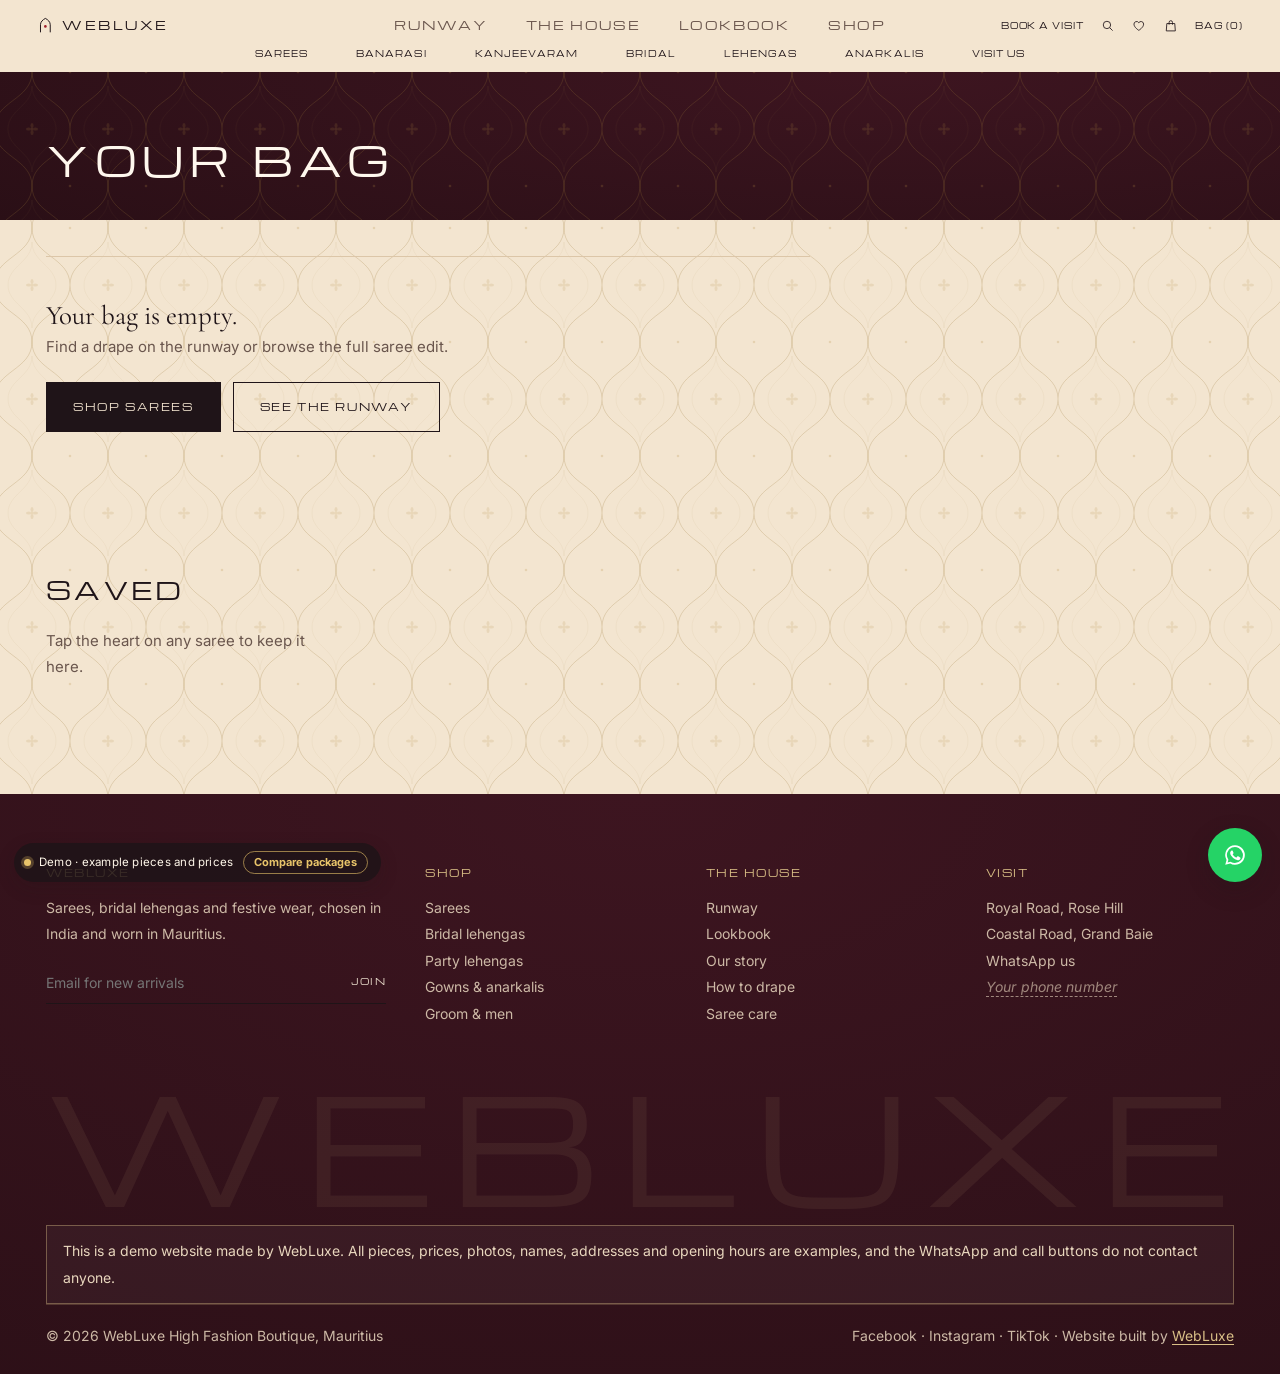
<file: bag.html>
<!doctype html>
<html lang="en">
<head>
<meta charset="utf-8">

<meta name="viewport" content="width=device-width,initial-scale=1,viewport-fit=cover">
<title>Your bag | WebLuxe High Fashion Boutique</title>
<meta name="description" content="Your bag and saved sarees. Send your order to WebLuxe on WhatsApp.">
<meta name="theme-color" content="#2a0f16">
<meta property="og:title" content="Your bag | WebLuxe High Fashion Boutique">
<meta property="og:description" content="Your bag and saved sarees. Send your order to WebLuxe on WhatsApp.">
<meta property="og:image" content="https://images.unsplash.com/photo-1721324807083-e9ddaa99310e?auto=format&fit=crop&w=1200&q=80">
<link rel="icon" href="data:image/svg+xml,%3Csvg xmlns='http://www.w3.org/2000/svg' viewBox='0 0 64 64'%3E%3Crect width='64' height='64' rx='12' fill='%23150f14'/%3E%3Cpath d='M14 58V30C14 19 22 11 32 5c10 6 18 14 18 25v28' fill='none' stroke='%23e6cf9c' stroke-width='3'/%3E%3Ccircle cx='32' cy='36' r='5' fill='%239e1f2c'/%3E%3C/svg%3E">
<link rel="preconnect" href="https://fonts.googleapis.com">
<link rel="preconnect" href="https://fonts.gstatic.com" crossorigin>
<link rel="preconnect" href="https://images.unsplash.com">
<link href="https://fonts.googleapis.com/css2?family=Cormorant+Garamond:ital,wght@0,500;1,500&family=Inter:wght@400;500&family=Michroma&display=swap" rel="stylesheet">
<link rel="stylesheet" href="assets/css/site.css">
<link rel="stylesheet" href="assets/css/fx.css">
<link rel="stylesheet" href="assets/css/tiers.css">
<script type="speculationrules">{"prefetch":[{"where":{"href_matches":"*.html*"},"eagerness":"moderate"}]}</script>
<script>try{var v=sessionStorage.getItem('wl_veil');if(v){sessionStorage.removeItem('wl_veil');document.documentElement.classList.add('veil-in');document.documentElement.dataset.veil=v}}catch(e){}</script>
</head>
<body data-page="bag">
<div class="veil" id="veil" aria-hidden="true"><i></i><i></i><b><svg viewBox="0 0 24 24"><path d="M5 22V11c0-4 3.2-7 7-9 3.8 2 7 5 7 9v11" fill="none" stroke="currentColor" stroke-width="1.1"/><circle cx="12" cy="13.5" r="1.9" fill="#c8334a"/></svg><span class="wide"></span></b></div>
<a class="skip" href="#content">Skip to content</a>
<header class="hdr stick">
    <div class="r1">
      <a class="brand wide" href="index.html" aria-label="WebLuxe High Fashion Boutique, home"><svg viewBox="0 0 24 24" aria-hidden="true"><path d="M5 22V11c0-4 3.2-7 7-9 3.8 2 7 5 7 9v11" fill="none" stroke="currentColor" stroke-width="1.4"/><circle cx="12" cy="13.5" r="1.9" fill="#9e1f2c"/></svg>WebLuxe</a>
      <nav class="tabs wide" aria-label="Sections"><a href="index.html">Runway</a><a href="house.html">The House</a><a href="lookbook.html">Lookbook</a><a href="shop.html">Shop</a></nav>
      <div class="acct wide">
        <a class="hide-m" href="visit.html">Book a visit</a>
        <button class="search-btn" aria-label="Search sarees"><svg viewBox="0 0 24 24"><circle cx="10.5" cy="10.5" r="6.5"/><path d="m15.5 15.5 5 5"/></svg></button>
        <a class="hide-m" href="bag.html#saved" aria-label="Saved pieces"><svg viewBox="0 0 24 24"><path d="M12 20S3.5 15 3.5 9A4.6 4.6 0 0 1 12 6.6 4.6 4.6 0 0 1 20.5 9C20.5 15 12 20 12 20Z"/></svg></a>
        <a class="hide-m" href="bag.html" aria-label="Bag"><svg viewBox="0 0 24 24"><path d="M5 8h14l1 13H4Z"/><path d="M9 10V6a3 3 0 0 1 6 0v4"/></svg></a>
        <a class="cartlink" href="bag.html">Bag (<b data-cart>0</b>)</a>
        <button class="menu-btn" aria-label="Open menu" aria-expanded="false" aria-controls="drawer"><i></i><i></i></button>
      </div>
    </div>
    <nav class="r2 wide" aria-label="Departments"><a href="shop.html?f=saree">Sarees</a><a href="shop.html?q=banarasi">Banarasi</a><a href="shop.html?q=kanjeevaram">Kanjeevaram</a><a href="shop.html?f=bridal">Bridal</a><a href="shop.html?f=lehenga">Lehengas</a><a href="shop.html?f=gown">Anarkalis</a><a href="visit.html">Visit us</a></nav>
</header>
<main id="content">
  <div class="wrap page-top">
    <h1 class="h1">Your bag</h1>
  </div>
  <div class="wrap">
    <div class="bagwrap">
      <div id="lines"></div>
      <aside class="summary" id="summary" hidden>
        <h2>Summary</h2>
        <div class="r"><span>Pieces</span><span id="items">0</span></div>
        <div class="r t"><span>Total</span><span id="total">Rs 0</span></div>
        <a class="btn wa" id="order" target="_blank" rel="noopener"><svg viewBox="0 0 24 24" aria-hidden="true"><path fill="currentColor" d="M12 3a9 9 0 0 0-7.8 13.5L3 21l4.6-1.2A9 9 0 1 0 12 3Zm0 16.4a7.4 7.4 0 0 1-3.8-1l-.3-.2-2.7.7.7-2.6-.2-.3A7.4 7.4 0 1 1 12 19.4Zm4.1-5.5c-.2-.1-1.3-.7-1.5-.7s-.4-.1-.5.1-.6.7-.7.9-.3.2-.5 0a6 6 0 0 1-3-2.6c-.2-.4.2-.4.7-1.3a.4.4 0 0 0 0-.4l-.7-1.6c-.2-.4-.4-.4-.5-.4h-.5a.9.9 0 0 0-.6.3 2.7 2.7 0 0 0-.8 2 4.6 4.6 0 0 0 1 2.4 10.6 10.6 0 0 0 4 3.6c1.5.6 2.1.7 2.8.6a2.4 2.4 0 0 0 1.6-1.1 2 2 0 0 0 .1-1.1c0-.2-.2-.2-.4-.3Z"/></svg> Order on WhatsApp</a>
        <a class="btn ghost" href="shop.html" style="width:100%;margin-top:10px">Keep shopping</a>
        <p>Your order opens in WhatsApp, ready to send. We confirm stock, blouse stitching and delivery or collection with you there. Nothing is charged online.</p>
      </aside>
    </div>
    <section class="saved-sec" id="saved" aria-labelledby="sv"><h2 class="h2" id="sv">Saved <span id="savedCount"></span></h2><div class="grid" id="savedGrid"></div></section>
  </div>
</main>
<footer class="foot">
    <div class="wrap">
        <div class="cols">
            <div>
                <h4>WebLuxe</h4>
                <p>Sarees, bridal lehengas and festive wear, chosen in India and worn in Mauritius.</p>
                <form class="news" novalidate><label class="sr" for="nl">Email for new arrivals</label><input id="nl" type="email" placeholder="Email for new arrivals"><button>Join</button></form>
            </div>
            <div><h4>Shop</h4><ul><li><a href="shop.html?f=saree">Sarees</a></li><li><a href="shop.html?f=bridal">Bridal lehengas</a></li><li><a href="shop.html?f=lehenga">Party lehengas</a></li><li><a href="shop.html?f=gown">Gowns &amp; anarkalis</a></li><li><a href="shop.html?f=groom">Groom &amp; men</a></li></ul></div>
            <div><h4>The House</h4><ul><li><a href="index.html">Runway</a></li><li><a href="lookbook.html">Lookbook</a></li><li><a href="house.html">Our story</a></li><li><a href="house.html#drapes">How to drape</a></li><li><a href="house.html#care">Saree care</a></li></ul></div>
            <div><h4>Visit</h4><ul><li><a href="visit.html">Royal Road, Rose Hill</a></li><li><a href="visit.html">Coastal Road, Grand Baie</a></li><li><a href="https://wa.me/" target="_blank" rel="noopener">WhatsApp us</a></li><li><a href="tel:"><span class="ph-num">Your phone number</span></a></li></ul></div>
        </div>
        <p class="word" aria-hidden="true">WebLuxe</p>
        <p class="demo-note">This is a demo website made by WebLuxe. All pieces, prices, photos, names, addresses and opening hours are examples, and the WhatsApp and call buttons do not contact anyone.</p>
        <div class="base"><p>&copy; <span data-year>2026</span> WebLuxe High Fashion Boutique, Mauritius</p><p><a href="https://www.facebook.com/" target="_blank" rel="noopener">Facebook</a> · <a href="https://www.instagram.com/" target="_blank" rel="noopener">Instagram</a> · <a href="https://www.tiktok.com/" target="_blank" rel="noopener">TikTok</a> · Website built by <a class="credit" href="https://webluxe.github.io/WebLuxe/" target="_blank" rel="noopener">WebLuxe</a></p></div>
    </div>
</footer>
<a class="wa-float" href="https://wa.me/" target="_blank" rel="noopener" aria-label="Chat on WhatsApp"><svg viewBox="0 0 24 24" aria-hidden="true"><path fill="currentColor" d="M12 3a9 9 0 0 0-7.8 13.5L3 21l4.6-1.2A9 9 0 1 0 12 3Zm0 16.4a7.4 7.4 0 0 1-3.8-1l-.3-.2-2.7.7.7-2.6-.2-.3A7.4 7.4 0 1 1 12 19.4Zm4.1-5.5c-.2-.1-1.3-.7-1.5-.7s-.4-.1-.5.1-.6.7-.7.9-.3.2-.5 0a6 6 0 0 1-3-2.6c-.2-.4.2-.4.7-1.3a.4.4 0 0 0 0-.4l-.7-1.6c-.2-.4-.4-.4-.5-.4h-.5a.9.9 0 0 0-.6.3 2.7 2.7 0 0 0-.8 2 4.6 4.6 0 0 0 1 2.4 10.6 10.6 0 0 0 4 3.6c1.5.6 2.1.7 2.8.6a2.4 2.4 0 0 0 1.6-1.1 2 2 0 0 0 .1-1.1c0-.2-.2-.2-.4-.3Z"/></svg></a>
<nav class="drawer" id="drawer" aria-label="Menu" aria-hidden="true">
    <div class="big"><a class="wide" href="index.html">Runway<small>Six looks</small></a><a class="wide" href="house.html">The House<small>Our story & craft</small></a><a class="wide" href="lookbook.html">Lookbook<small>Wedding Season 2027</small></a><a class="wide" href="shop.html">Shop<small>Every saree</small></a><a class="wide" href="visit.html">Visit us<small>Two boutiques</small></a></div>
    <div class="small"><a class="wide" href="shop.html?q=banarasi">Banarasi</a><a class="wide" href="shop.html?q=kanjeevaram">Kanjeevaram</a><a class="wide" href="shop.html?f=bridal">Bridal</a><a class="wide" href="shop.html?f=lehenga">Lehengas</a><a class="wide" href="shop.html?f=gown">Anarkalis</a></div>
    <div class="dfoot">
        <a href="https://wa.me/" target="_blank" rel="noopener">WhatsApp us</a>
        <span>Royal Road, Rose Hill · Coastal Road, Grand Baie</span>
    </div>
</nav>
<div class="search" id="search" aria-hidden="true">
    <form action="shop.html" role="search">
        <label class="wide" for="sq">Search the saree house</label>
        <div class="row"><input id="sq" name="q" type="search" placeholder="Banarasi, red, bridal lehenga…" autocomplete="off"><button class="x" type="button" aria-label="Close search"><svg viewBox="0 0 24 24" class="ico"><path d="M6 6l12 12M18 6 6 18"/></svg></button></div>
        <div class="hint"><a href="shop.html?f=saree">Sarees</a><a href="shop.html?q=banarasi">Banarasi</a><a href="shop.html?q=kanjeevaram">Kanjeevaram</a><a href="shop.html?f=bridal">Bridal lehengas</a><a href="shop.html?f=gown">Anarkalis</a><a href="shop.html?f=groom">Sherwanis</a></div>
    </form>
</div>
<div class="toast" id="toast" role="status" aria-live="polite"></div>
<nav class="tabbar" aria-label="Main"><a href="index.html"><svg viewBox="0 0 24 24" aria-hidden="true"><path d="M5 21V10.5C5 6.5 8.2 4 12 2.5c3.8 1.5 7 4 7 8V21"/><circle cx="12" cy="12.5" r="1.6" fill="currentColor" stroke="none"/></svg><span>Home</span></a><a href="shop.html"><svg viewBox="0 0 24 24" aria-hidden="true"><path d="M4 4h7v9H4zM13 4h7v5h-7zM13 11h7v9h-7zM4 15h7v5H4z"/></svg><span>Shop</span></a><a href="lookbook.html"><svg viewBox="0 0 24 24" aria-hidden="true"><path d="M12 3c2.5 3 2.5 6 0 9-2.5-3-2.5-6 0-9Z"/><path d="M12 12c3 2.5 6 2.5 9 0-3-2.5-6-2.5-9 0Z"/><path d="M12 12c-3 2.5-6 2.5-9 0 3-2.5 6-2.5 9 0Z"/><path d="M12 12v9"/></svg><span>Looks</span></a><a href="visit.html"><svg viewBox="0 0 24 24" aria-hidden="true"><path d="M12 21s-6-6.2-6-11a6 6 0 0 1 12 0c0 4.8-6 11-6 11Z"/><circle cx="12" cy="10" r="2.2"/></svg><span>Visit</span></a><a href="bag.html" class="on" aria-current="page"><svg viewBox="0 0 24 24" aria-hidden="true"><path d="M5 8h14l1 13H4Z"/><path d="M9 10V6a3 3 0 0 1 6 0v4"/></svg><b data-cart>0</b><span>Bag</span></a></nav>
<script src="assets/js/cut.js"></script>
<script src="assets/js/data.js"></script>
<script src="assets/js/site.js"></script>
<script src="assets/js/fx.js"></script>
<script src="assets/js/tiers.js"></script>
</body>
</html>
</file>
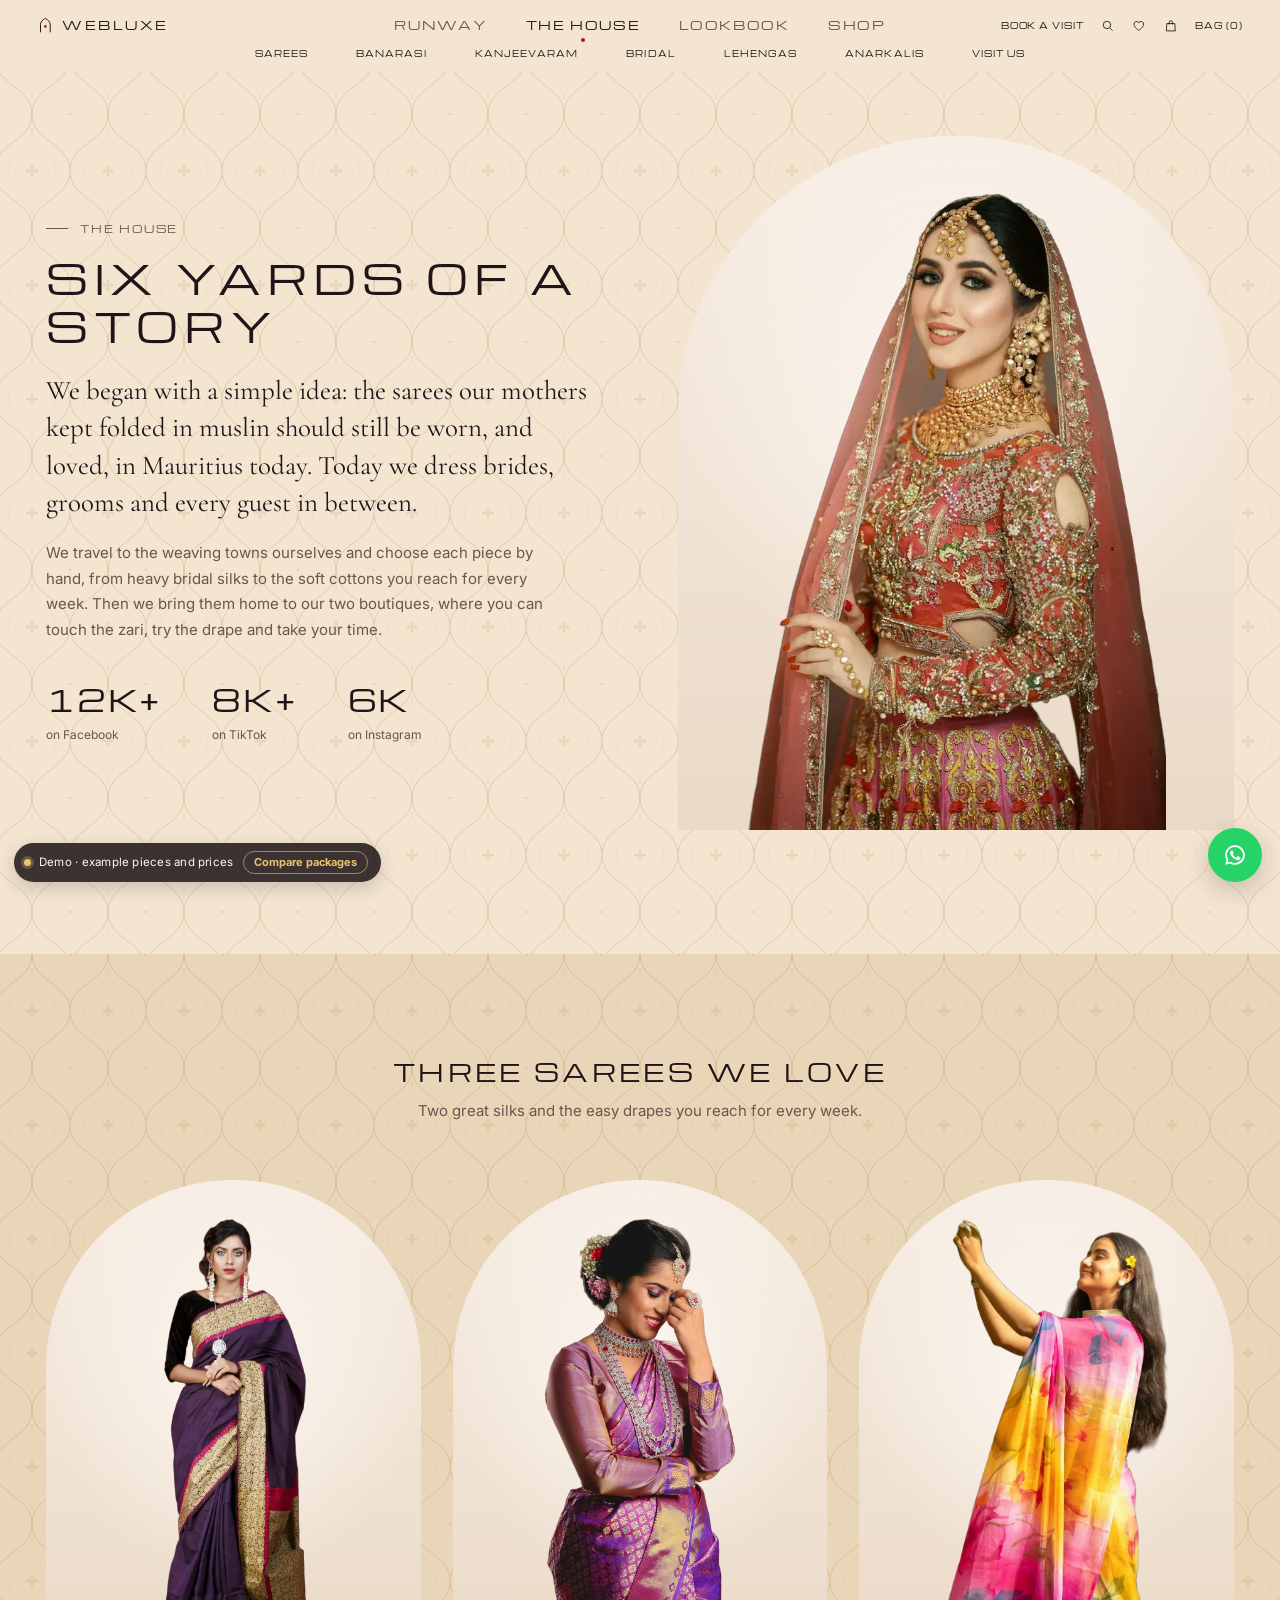
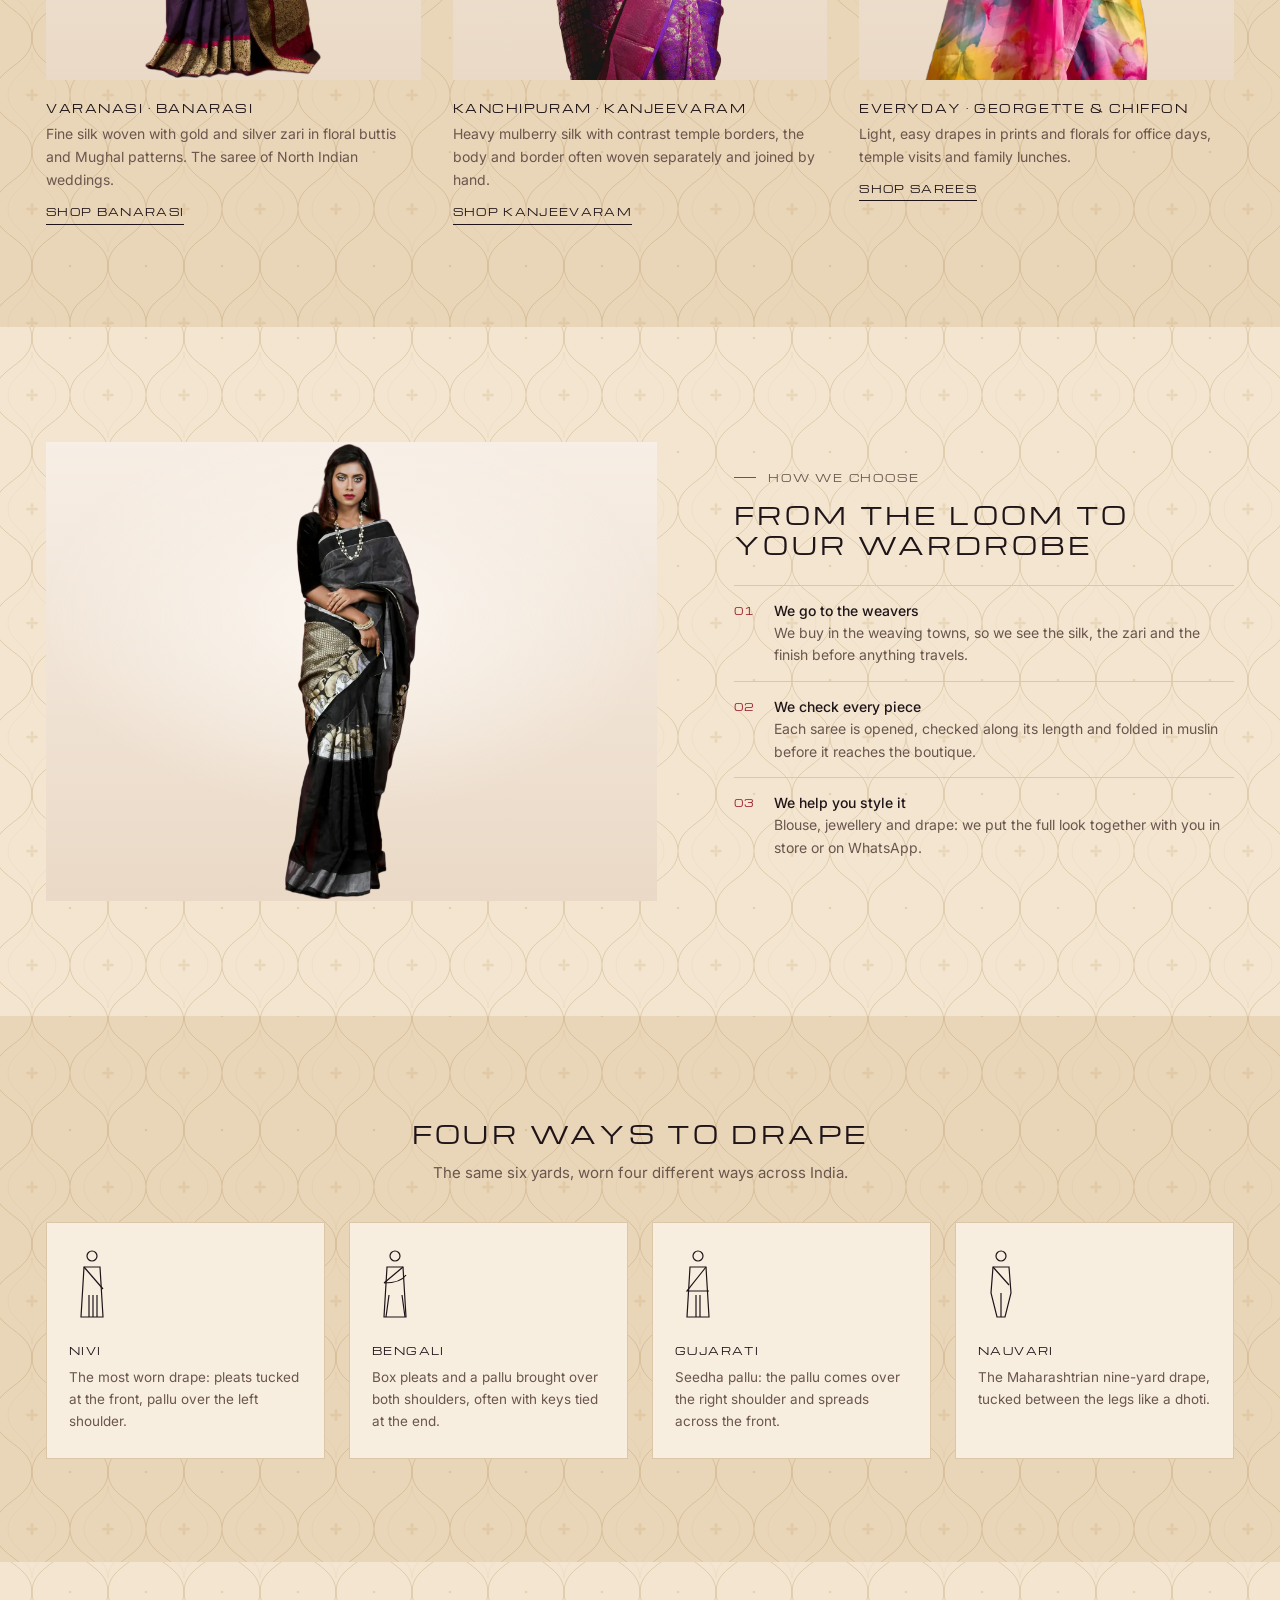
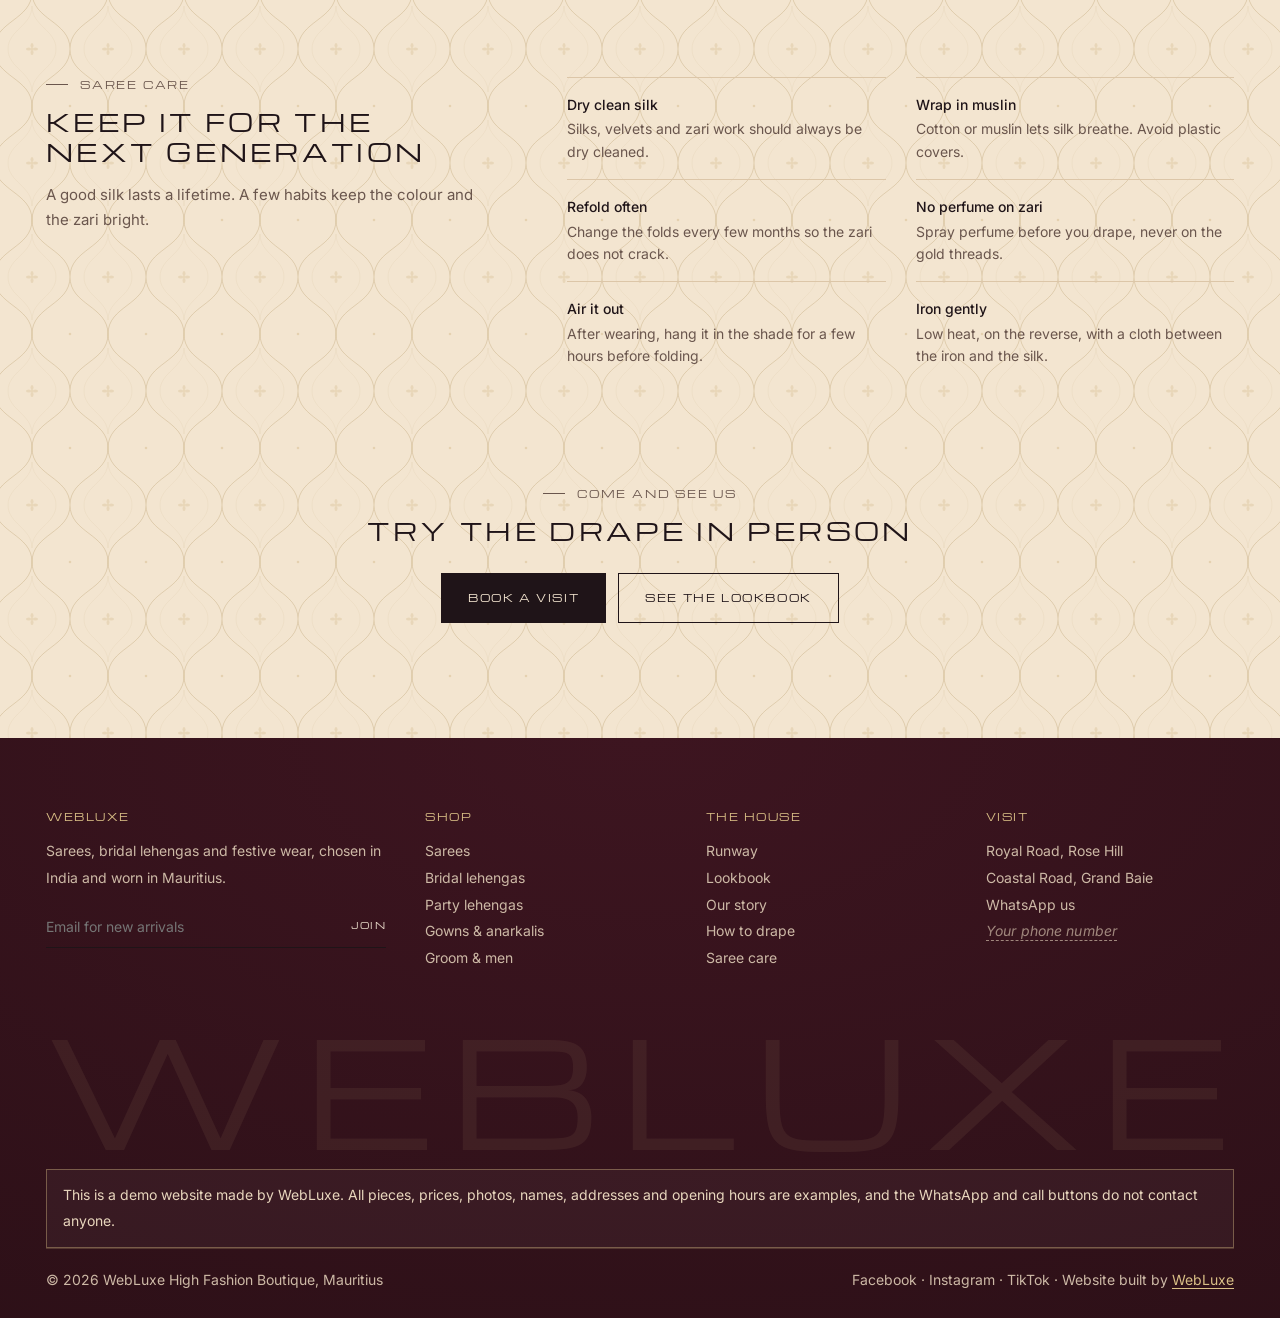
<file: house.html>
<!doctype html>
<html lang="en">
<head>
<meta charset="utf-8">

<meta name="viewport" content="width=device-width,initial-scale=1,viewport-fit=cover">
<title>The House | WebLuxe High Fashion Boutique</title>
<meta name="description" content="Our story: sarees chosen from the looms of Varanasi, Kanchipuram and Bengal, two boutiques in Mauritius, and how to drape and care for your saree.">
<meta name="theme-color" content="#2a0f16">
<meta property="og:title" content="The House | WebLuxe High Fashion Boutique">
<meta property="og:description" content="Our story: sarees chosen from the looms of Varanasi, Kanchipuram and Bengal, two boutiques in Mauritius, and how to drape and care for your saree.">
<meta property="og:image" content="https://images.unsplash.com/photo-1721324807083-e9ddaa99310e?auto=format&fit=crop&w=1200&q=80">
<link rel="icon" href="data:image/svg+xml,%3Csvg xmlns='http://www.w3.org/2000/svg' viewBox='0 0 64 64'%3E%3Crect width='64' height='64' rx='12' fill='%23150f14'/%3E%3Cpath d='M14 58V30C14 19 22 11 32 5c10 6 18 14 18 25v28' fill='none' stroke='%23e6cf9c' stroke-width='3'/%3E%3Ccircle cx='32' cy='36' r='5' fill='%239e1f2c'/%3E%3C/svg%3E">
<link rel="preconnect" href="https://fonts.googleapis.com">
<link rel="preconnect" href="https://fonts.gstatic.com" crossorigin>
<link rel="preconnect" href="https://images.unsplash.com">
<link href="https://fonts.googleapis.com/css2?family=Cormorant+Garamond:ital,wght@0,500;1,500&family=Inter:wght@400;500&family=Michroma&display=swap" rel="stylesheet">
<link rel="stylesheet" href="assets/css/site.css">
<link rel="stylesheet" href="assets/css/fx.css">
<link rel="stylesheet" href="assets/css/tiers.css">
<script type="speculationrules">{"prefetch":[{"where":{"href_matches":"*.html*"},"eagerness":"moderate"}]}</script>
<script>try{var v=sessionStorage.getItem('wl_veil');if(v){sessionStorage.removeItem('wl_veil');document.documentElement.classList.add('veil-in');document.documentElement.dataset.veil=v}}catch(e){}</script>
</head>
<body data-page="house">
<div class="veil" id="veil" aria-hidden="true"><i></i><i></i><b><svg viewBox="0 0 24 24"><path d="M5 22V11c0-4 3.2-7 7-9 3.8 2 7 5 7 9v11" fill="none" stroke="currentColor" stroke-width="1.1"/><circle cx="12" cy="13.5" r="1.9" fill="#c8334a"/></svg><span class="wide"></span></b></div>
<a class="skip" href="#content">Skip to content</a>
<header class="hdr stick">
    <div class="r1">
      <a class="brand wide" href="index.html" aria-label="WebLuxe High Fashion Boutique, home"><svg viewBox="0 0 24 24" aria-hidden="true"><path d="M5 22V11c0-4 3.2-7 7-9 3.8 2 7 5 7 9v11" fill="none" stroke="currentColor" stroke-width="1.4"/><circle cx="12" cy="13.5" r="1.9" fill="#9e1f2c"/></svg>WebLuxe</a>
      <nav class="tabs wide" aria-label="Sections"><a href="index.html">Runway</a><a class="on" aria-current="page" href="house.html">The House</a><a href="lookbook.html">Lookbook</a><a href="shop.html">Shop</a></nav>
      <div class="acct wide">
        <a class="hide-m" href="visit.html">Book a visit</a>
        <button class="search-btn" aria-label="Search sarees"><svg viewBox="0 0 24 24"><circle cx="10.5" cy="10.5" r="6.5"/><path d="m15.5 15.5 5 5"/></svg></button>
        <a class="hide-m" href="bag.html#saved" aria-label="Saved pieces"><svg viewBox="0 0 24 24"><path d="M12 20S3.5 15 3.5 9A4.6 4.6 0 0 1 12 6.6 4.6 4.6 0 0 1 20.5 9C20.5 15 12 20 12 20Z"/></svg></a>
        <a class="hide-m" href="bag.html" aria-label="Bag"><svg viewBox="0 0 24 24"><path d="M5 8h14l1 13H4Z"/><path d="M9 10V6a3 3 0 0 1 6 0v4"/></svg></a>
        <a class="cartlink" href="bag.html">Bag (<b data-cart>0</b>)</a>
        <button class="menu-btn" aria-label="Open menu" aria-expanded="false" aria-controls="drawer"><i></i><i></i></button>
      </div>
    </div>
    <nav class="r2 wide" aria-label="Departments"><a href="shop.html?f=saree">Sarees</a><a href="shop.html?q=banarasi">Banarasi</a><a href="shop.html?q=kanjeevaram">Kanjeevaram</a><a href="shop.html?f=bridal">Bridal</a><a href="shop.html?f=lehenga">Lehengas</a><a href="shop.html?f=gown">Anarkalis</a><a href="visit.html">Visit us</a></nav>
</header>
<main id="content">
  <div class="wrap">
    <section class="hero2">
      <div class="reveal">
        <p class="eyebrow">The House</p>
        <h1 class="h1">Six yards of a story</h1>
        <p class="lede">We began with a simple idea: the sarees our mothers kept folded in muslin should still be worn, and loved, in Mauritius today. Today we dress brides, grooms and every guest in between.</p>
        <p class="copy" style="margin-top:18px">We travel to the weaving towns ourselves and choose each piece by hand, from heavy bridal silks to the soft cottons you reach for every week. Then we bring them home to our two boutiques, where you can touch the zari, try the drape and take your time.</p>
        <div class="stats">
          <a href="https://www.facebook.com/" target="_blank" rel="noopener"><b>12K+</b><span>on Facebook</span></a>
          <a href="https://www.tiktok.com/" target="_blank" rel="noopener"><b>8K+</b><span>on TikTok</span></a>
          <a href="https://www.instagram.com/" target="_blank" rel="noopener"><b>6K</b><span>on Instagram</span></a>
        </div>
      </div>
      <figure class="arch cutbg reveal"><img class="cutimg" src="assets/img/cut/m/1721324807083-e9ddaa99310e.webp" srcset="assets/img/cut/s/1721324807083-e9ddaa99310e.webp 315w, assets/img/cut/m/1721324807083-e9ddaa99310e.webp 591w, assets/img/cut/1721324807083-e9ddaa99310e.webp 982w" sizes="(max-width:820px) 90vw, 40vw" alt="Bride in a crimson zari lehenga" fetchpriority="high"></figure>
    </section>
  </div>

  <section class="band" aria-labelledby="looms">
    <div class="wrap">
      <h2 class="h2" id="looms">Three sarees we love</h2>
      <p class="copy sub">Two great silks and the easy drapes you reach for every week.</p>
      <div class="looms">
        <article class="loom reveal"><div class="arch cutbg"><img class="cutimg" src="assets/img/cut/m/1610030469983-98e550d6193c.webp" srcset="assets/img/cut/s/1610030469983-98e550d6193c.webp 187w, assets/img/cut/m/1610030469983-98e550d6193c.webp 350w, assets/img/cut/1610030469983-98e550d6193c.webp 574w" sizes="(max-width:820px) 90vw, 40vw" alt="A purple and gold Banarasi silk saree" loading="lazy"></div>
          <h3>Varanasi · Banarasi</h3><p>Fine silk woven with gold and silver zari in floral buttis and Mughal patterns. The saree of North Indian weddings.</p><a class="link" href="shop.html?q=banarasi">Shop Banarasi</a></article>
        <article class="loom reveal"><div class="arch cutbg"><img class="cutimg" src="assets/img/cut/m/1641699862936-be9f49b1c38d.webp" srcset="assets/img/cut/s/1641699862936-be9f49b1c38d.webp 202w, assets/img/cut/m/1641699862936-be9f49b1c38d.webp 379w, assets/img/cut/1641699862936-be9f49b1c38d.webp 632w" sizes="(max-width:820px) 90vw, 40vw" alt="A purple and gold Kanjeevaram saree" loading="lazy"></div>
          <h3>Kanchipuram · Kanjeevaram</h3><p>Heavy mulberry silk with contrast temple borders, the body and border often woven separately and joined by hand.</p><a class="link" href="shop.html?q=kanjeevaram">Shop Kanjeevaram</a></article>
        <article class="loom reveal"><div class="arch cutbg"><img class="cutimg" src="assets/img/cut/m/1769275061202-cf3ef67d7279.webp" srcset="assets/img/cut/s/1769275061202-cf3ef67d7279.webp 257w, assets/img/cut/m/1769275061202-cf3ef67d7279.webp 481w, assets/img/cut/1769275061202-cf3ef67d7279.webp 671w" sizes="(max-width:820px) 90vw, 40vw" alt="A printed georgette saree" loading="lazy"></div>
          <h3>Everyday · Georgette &amp; chiffon</h3><p>Light, easy drapes in prints and florals for office days, temple visits and family lunches.</p><a class="link" href="shop.html?f=saree">Shop sarees</a></article>
      </div>
    </div>
  </section>

  <div class="wrap">
    <section class="craft" aria-labelledby="craft">
      <figure class="cutbg reveal"><img class="cutimg" src="assets/img/cut/m/1610030469668-8e9f641aaf27.webp" srcset="assets/img/cut/s/1610030469668-8e9f641aaf27.webp 145w, assets/img/cut/m/1610030469668-8e9f641aaf27.webp 271w, assets/img/cut/1610030469668-8e9f641aaf27.webp 452w" sizes="(max-width:820px) 90vw, 40vw" alt="A woman in a black and silver Banarasi saree" loading="lazy"></figure>
      <div class="reveal">
        <p class="eyebrow">How we choose</p>
        <h2 class="h2" id="craft" style="margin-top:14px">From the loom to your wardrobe</h2>
        <ol>
          <li><span><b>We go to the weavers</b>We buy in the weaving towns, so we see the silk, the zari and the finish before anything travels.</span></li>
          <li><span><b>We check every piece</b>Each saree is opened, checked along its length and folded in muslin before it reaches the boutique.</span></li>
          <li><span><b>We help you style it</b>Blouse, jewellery and drape: we put the full look together with you in store or on WhatsApp.</span></li>
        </ol>
      </div>
    </section>
  </div>

  <section class="band" id="drapes" aria-labelledby="dr" style="margin-top:0">
    <div class="wrap">
      <h2 class="h2" id="dr">Four ways to drape</h2>
      <p class="copy sub">The same six yards, worn four different ways across India.</p>
      <div class="drapes">
        <article class="drape reveal"><svg viewBox="0 0 46 70" fill="none" stroke="currentColor" stroke-width="1.2"><circle cx="23" cy="7" r="5"/><path d="M15 18h16l3 50H12z"/><path d="M15 18 34 40M20 46v22M24 46v22M28 46v22"/></svg><h3>Nivi</h3><p>The most worn drape: pleats tucked at the front, pallu over the left shoulder.</p></article>
        <article class="drape reveal"><svg viewBox="0 0 46 70" fill="none" stroke="currentColor" stroke-width="1.2"><circle cx="23" cy="7" r="5"/><path d="M15 18h16l3 50H12z"/><path d="M31 18 12 34M34 26c-4 6-14 8-22 8M17 46l-3 22M30 46l3 22"/></svg><h3>Bengali</h3><p>Box pleats and a pallu brought over both shoulders, often with keys tied at the end.</p></article>
        <article class="drape reveal"><svg viewBox="0 0 46 70" fill="none" stroke="currentColor" stroke-width="1.2"><circle cx="23" cy="7" r="5"/><path d="M15 18h16l3 50H12z"/><path d="M31 18 12 42h22M21 46v22M25 46v22"/></svg><h3>Gujarati</h3><p>Seedha pallu: the pallu comes over the right shoulder and spreads across the front.</p></article>
        <article class="drape reveal"><svg viewBox="0 0 46 70" fill="none" stroke="currentColor" stroke-width="1.2"><circle cx="23" cy="7" r="5"/><path d="M15 18h16l2 26-6 24h-8l-6-24z"/><path d="M15 18 31 36M23 44v24"/></svg><h3>Nauvari</h3><p>The Maharashtrian nine-yard drape, tucked between the legs like a dhoti.</p></article>
      </div>
    </div>
  </section>

  <div class="wrap">
    <section class="care" id="care" aria-labelledby="ca">
      <div class="reveal"><p class="eyebrow">Saree care</p><h2 class="h2" id="ca" style="margin-top:14px">Keep it for the next generation</h2><p class="copy" style="margin-top:16px">A good silk lasts a lifetime. A few habits keep the colour and the zari bright.</p></div>
      <ul class="reveal">
        <li><b>Dry clean silk</b>Silks, velvets and zari work should always be dry cleaned.</li>
        <li><b>Wrap in muslin</b>Cotton or muslin lets silk breathe. Avoid plastic covers.</li>
        <li><b>Refold often</b>Change the folds every few months so the zari does not crack.</li>
        <li><b>No perfume on zari</b>Spray perfume before you drape, never on the gold threads.</li>
        <li><b>Air it out</b>After wearing, hang it in the shade for a few hours before folding.</li>
        <li><b>Iron gently</b>Low heat, on the reverse, with a cloth between the iron and the silk.</li>
      </ul>
    </section>
    <section class="cta-band">
      <p class="eyebrow" style="justify-content:center">Come and see us</p>
      <h2 class="h2" style="margin-top:14px">Try the drape in person</h2>
      <div class="row"><a class="btn" href="visit.html">Book a visit</a><a class="btn ghost" href="lookbook.html">See the lookbook</a></div>
    </section>
  </div>
</main>
<footer class="foot">
    <div class="wrap">
        <div class="cols">
            <div>
                <h4>WebLuxe</h4>
                <p>Sarees, bridal lehengas and festive wear, chosen in India and worn in Mauritius.</p>
                <form class="news" novalidate><label class="sr" for="nl">Email for new arrivals</label><input id="nl" type="email" placeholder="Email for new arrivals"><button>Join</button></form>
            </div>
            <div><h4>Shop</h4><ul><li><a href="shop.html?f=saree">Sarees</a></li><li><a href="shop.html?f=bridal">Bridal lehengas</a></li><li><a href="shop.html?f=lehenga">Party lehengas</a></li><li><a href="shop.html?f=gown">Gowns &amp; anarkalis</a></li><li><a href="shop.html?f=groom">Groom &amp; men</a></li></ul></div>
            <div><h4>The House</h4><ul><li><a href="index.html">Runway</a></li><li><a href="lookbook.html">Lookbook</a></li><li><a href="house.html">Our story</a></li><li><a href="house.html#drapes">How to drape</a></li><li><a href="house.html#care">Saree care</a></li></ul></div>
            <div><h4>Visit</h4><ul><li><a href="visit.html">Royal Road, Rose Hill</a></li><li><a href="visit.html">Coastal Road, Grand Baie</a></li><li><a href="https://wa.me/" target="_blank" rel="noopener">WhatsApp us</a></li><li><a href="tel:"><span class="ph-num">Your phone number</span></a></li></ul></div>
        </div>
        <p class="word" aria-hidden="true">WebLuxe</p>
        <p class="demo-note">This is a demo website made by WebLuxe. All pieces, prices, photos, names, addresses and opening hours are examples, and the WhatsApp and call buttons do not contact anyone.</p>
        <div class="base"><p>&copy; <span data-year>2026</span> WebLuxe High Fashion Boutique, Mauritius</p><p><a href="https://www.facebook.com/" target="_blank" rel="noopener">Facebook</a> · <a href="https://www.instagram.com/" target="_blank" rel="noopener">Instagram</a> · <a href="https://www.tiktok.com/" target="_blank" rel="noopener">TikTok</a> · Website built by <a class="credit" href="https://webluxe.github.io/WebLuxe/" target="_blank" rel="noopener">WebLuxe</a></p></div>
    </div>
</footer>
<a class="wa-float" href="https://wa.me/" target="_blank" rel="noopener" aria-label="Chat on WhatsApp"><svg viewBox="0 0 24 24" aria-hidden="true"><path fill="currentColor" d="M12 3a9 9 0 0 0-7.8 13.5L3 21l4.6-1.2A9 9 0 1 0 12 3Zm0 16.4a7.4 7.4 0 0 1-3.8-1l-.3-.2-2.7.7.7-2.6-.2-.3A7.4 7.4 0 1 1 12 19.4Zm4.1-5.5c-.2-.1-1.3-.7-1.5-.7s-.4-.1-.5.1-.6.7-.7.9-.3.2-.5 0a6 6 0 0 1-3-2.6c-.2-.4.2-.4.7-1.3a.4.4 0 0 0 0-.4l-.7-1.6c-.2-.4-.4-.4-.5-.4h-.5a.9.9 0 0 0-.6.3 2.7 2.7 0 0 0-.8 2 4.6 4.6 0 0 0 1 2.4 10.6 10.6 0 0 0 4 3.6c1.5.6 2.1.7 2.8.6a2.4 2.4 0 0 0 1.6-1.1 2 2 0 0 0 .1-1.1c0-.2-.2-.2-.4-.3Z"/></svg></a>
<nav class="drawer" id="drawer" aria-label="Menu" aria-hidden="true">
    <div class="big"><a class="wide" href="index.html">Runway<small>Six looks</small></a><a class="wide on" href="house.html">The House<small>Our story & craft</small></a><a class="wide" href="lookbook.html">Lookbook<small>Wedding Season 2027</small></a><a class="wide" href="shop.html">Shop<small>Every saree</small></a><a class="wide" href="visit.html">Visit us<small>Two boutiques</small></a></div>
    <div class="small"><a class="wide" href="shop.html?q=banarasi">Banarasi</a><a class="wide" href="shop.html?q=kanjeevaram">Kanjeevaram</a><a class="wide" href="shop.html?f=bridal">Bridal</a><a class="wide" href="shop.html?f=lehenga">Lehengas</a><a class="wide" href="shop.html?f=gown">Anarkalis</a></div>
    <div class="dfoot">
        <a href="https://wa.me/" target="_blank" rel="noopener">WhatsApp us</a>
        <span>Royal Road, Rose Hill · Coastal Road, Grand Baie</span>
    </div>
</nav>
<div class="search" id="search" aria-hidden="true">
    <form action="shop.html" role="search">
        <label class="wide" for="sq">Search the saree house</label>
        <div class="row"><input id="sq" name="q" type="search" placeholder="Banarasi, red, bridal lehenga…" autocomplete="off"><button class="x" type="button" aria-label="Close search"><svg viewBox="0 0 24 24" class="ico"><path d="M6 6l12 12M18 6 6 18"/></svg></button></div>
        <div class="hint"><a href="shop.html?f=saree">Sarees</a><a href="shop.html?q=banarasi">Banarasi</a><a href="shop.html?q=kanjeevaram">Kanjeevaram</a><a href="shop.html?f=bridal">Bridal lehengas</a><a href="shop.html?f=gown">Anarkalis</a><a href="shop.html?f=groom">Sherwanis</a></div>
    </form>
</div>
<div class="toast" id="toast" role="status" aria-live="polite"></div>
<nav class="tabbar" aria-label="Main"><a href="index.html"><svg viewBox="0 0 24 24" aria-hidden="true"><path d="M5 21V10.5C5 6.5 8.2 4 12 2.5c3.8 1.5 7 4 7 8V21"/><circle cx="12" cy="12.5" r="1.6" fill="currentColor" stroke="none"/></svg><span>Home</span></a><a href="shop.html"><svg viewBox="0 0 24 24" aria-hidden="true"><path d="M4 4h7v9H4zM13 4h7v5h-7zM13 11h7v9h-7zM4 15h7v5H4z"/></svg><span>Shop</span></a><a href="lookbook.html"><svg viewBox="0 0 24 24" aria-hidden="true"><path d="M12 3c2.5 3 2.5 6 0 9-2.5-3-2.5-6 0-9Z"/><path d="M12 12c3 2.5 6 2.5 9 0-3-2.5-6-2.5-9 0Z"/><path d="M12 12c-3 2.5-6 2.5-9 0 3-2.5 6-2.5 9 0Z"/><path d="M12 12v9"/></svg><span>Looks</span></a><a href="visit.html"><svg viewBox="0 0 24 24" aria-hidden="true"><path d="M12 21s-6-6.2-6-11a6 6 0 0 1 12 0c0 4.8-6 11-6 11Z"/><circle cx="12" cy="10" r="2.2"/></svg><span>Visit</span></a><a href="bag.html"><svg viewBox="0 0 24 24" aria-hidden="true"><path d="M5 8h14l1 13H4Z"/><path d="M9 10V6a3 3 0 0 1 6 0v4"/></svg><b data-cart>0</b><span>Bag</span></a></nav>
<script src="assets/js/cut.js"></script>
<script src="assets/js/data.js"></script>
<script src="assets/js/site.js"></script>
<script src="assets/js/fx.js"></script>
<script src="assets/js/tiers.js"></script>
</body>
</html>
</file>
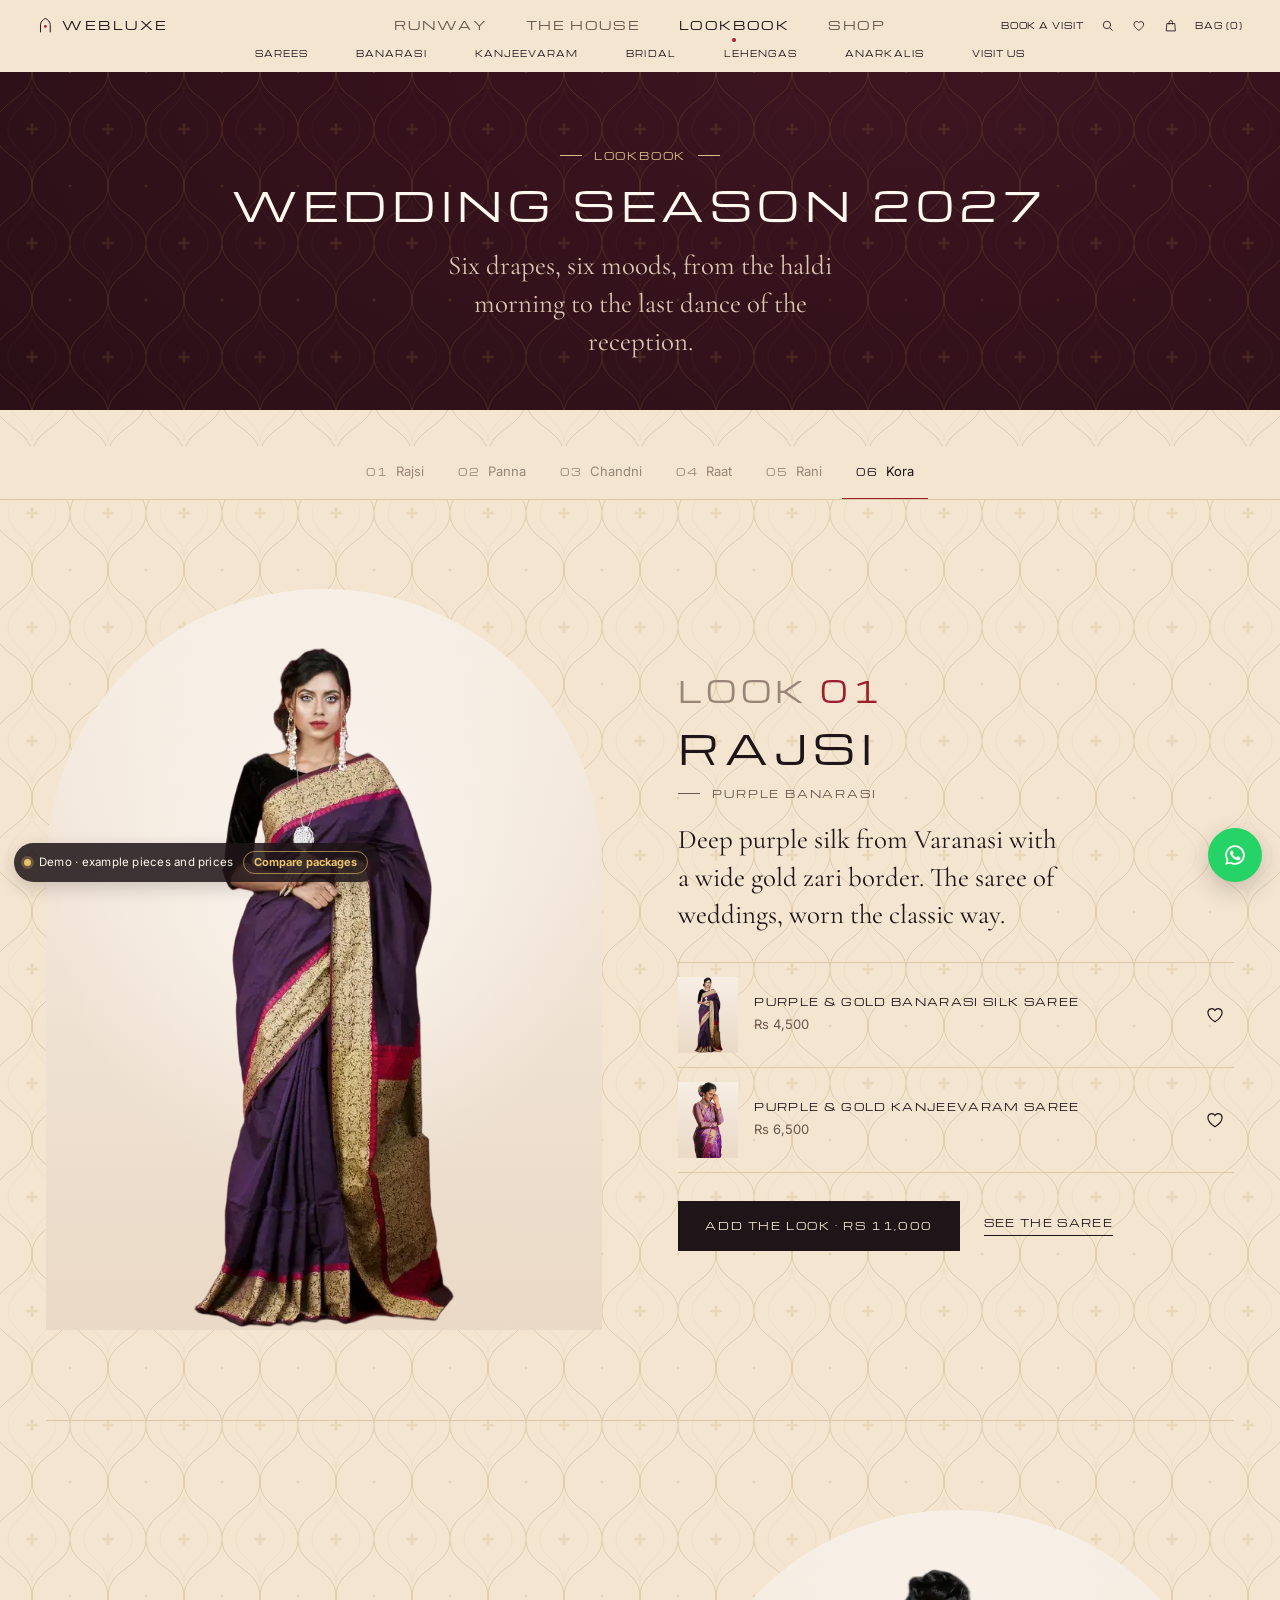
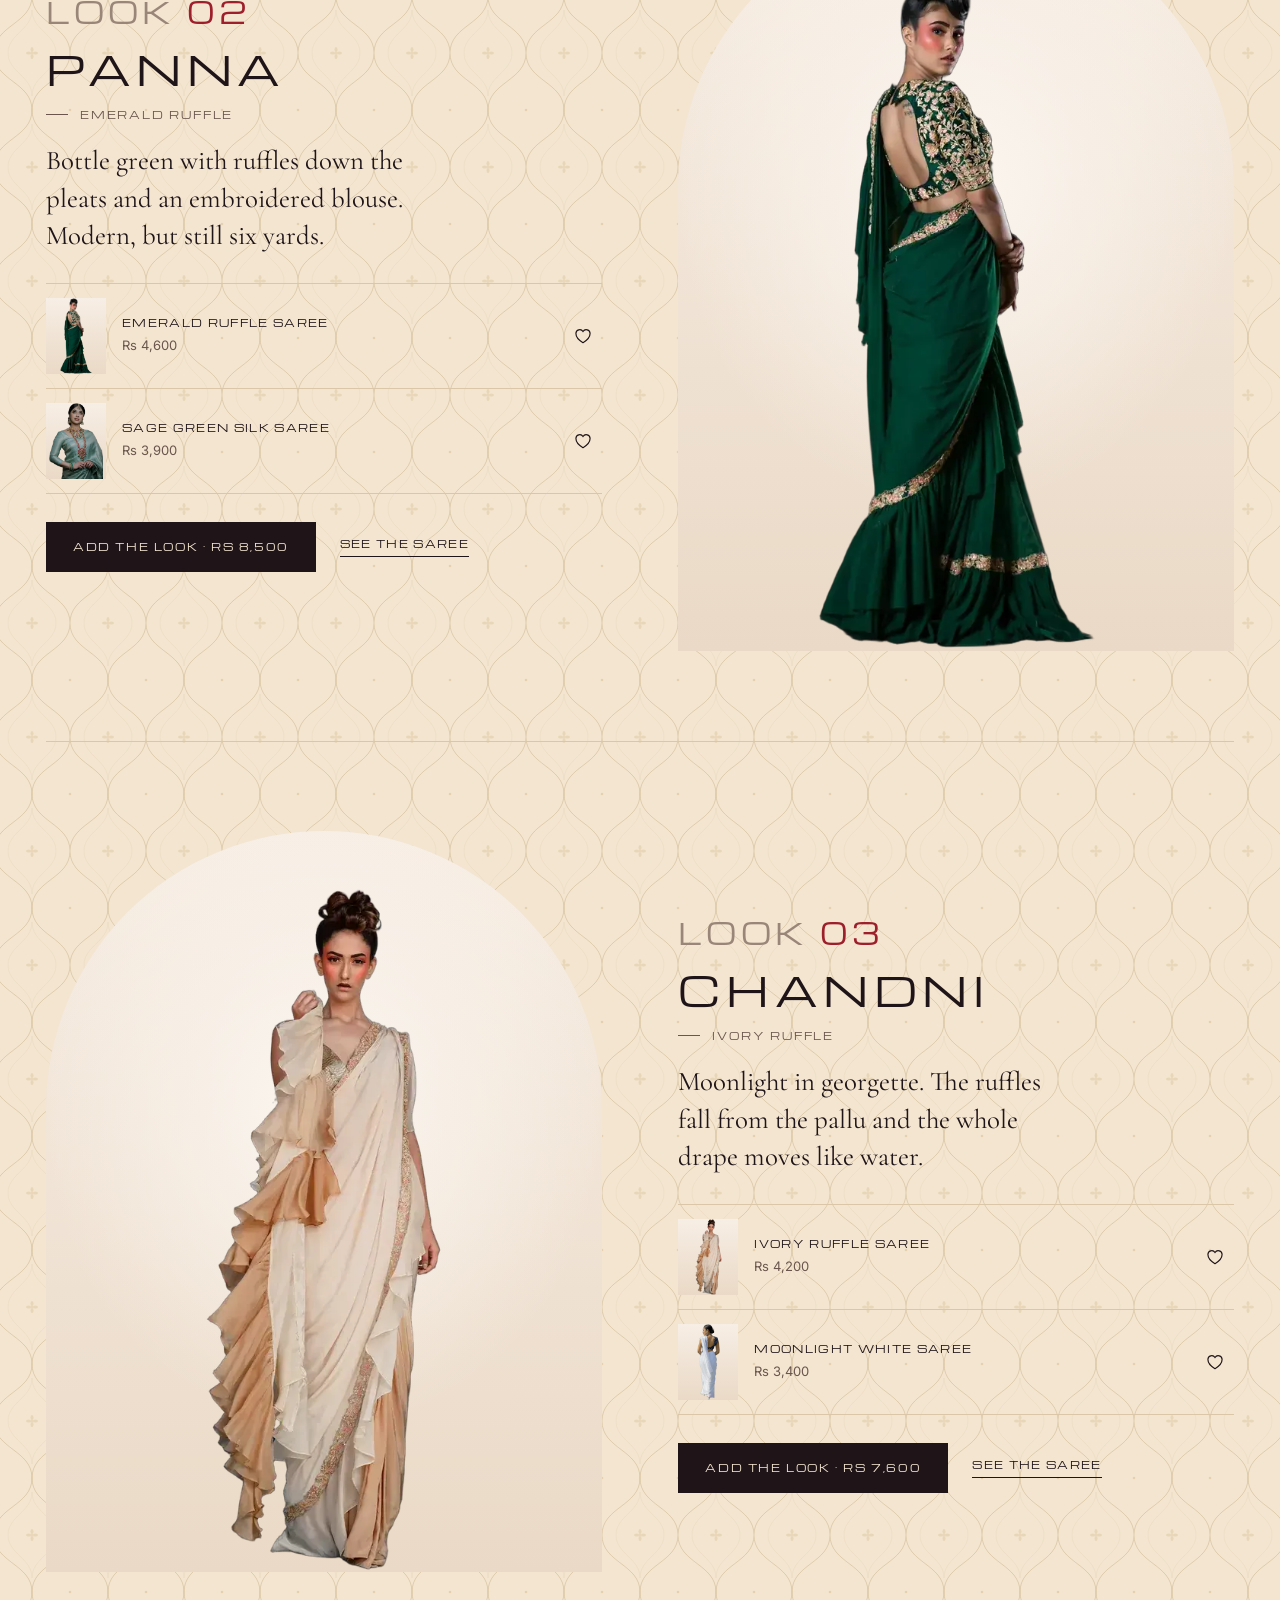
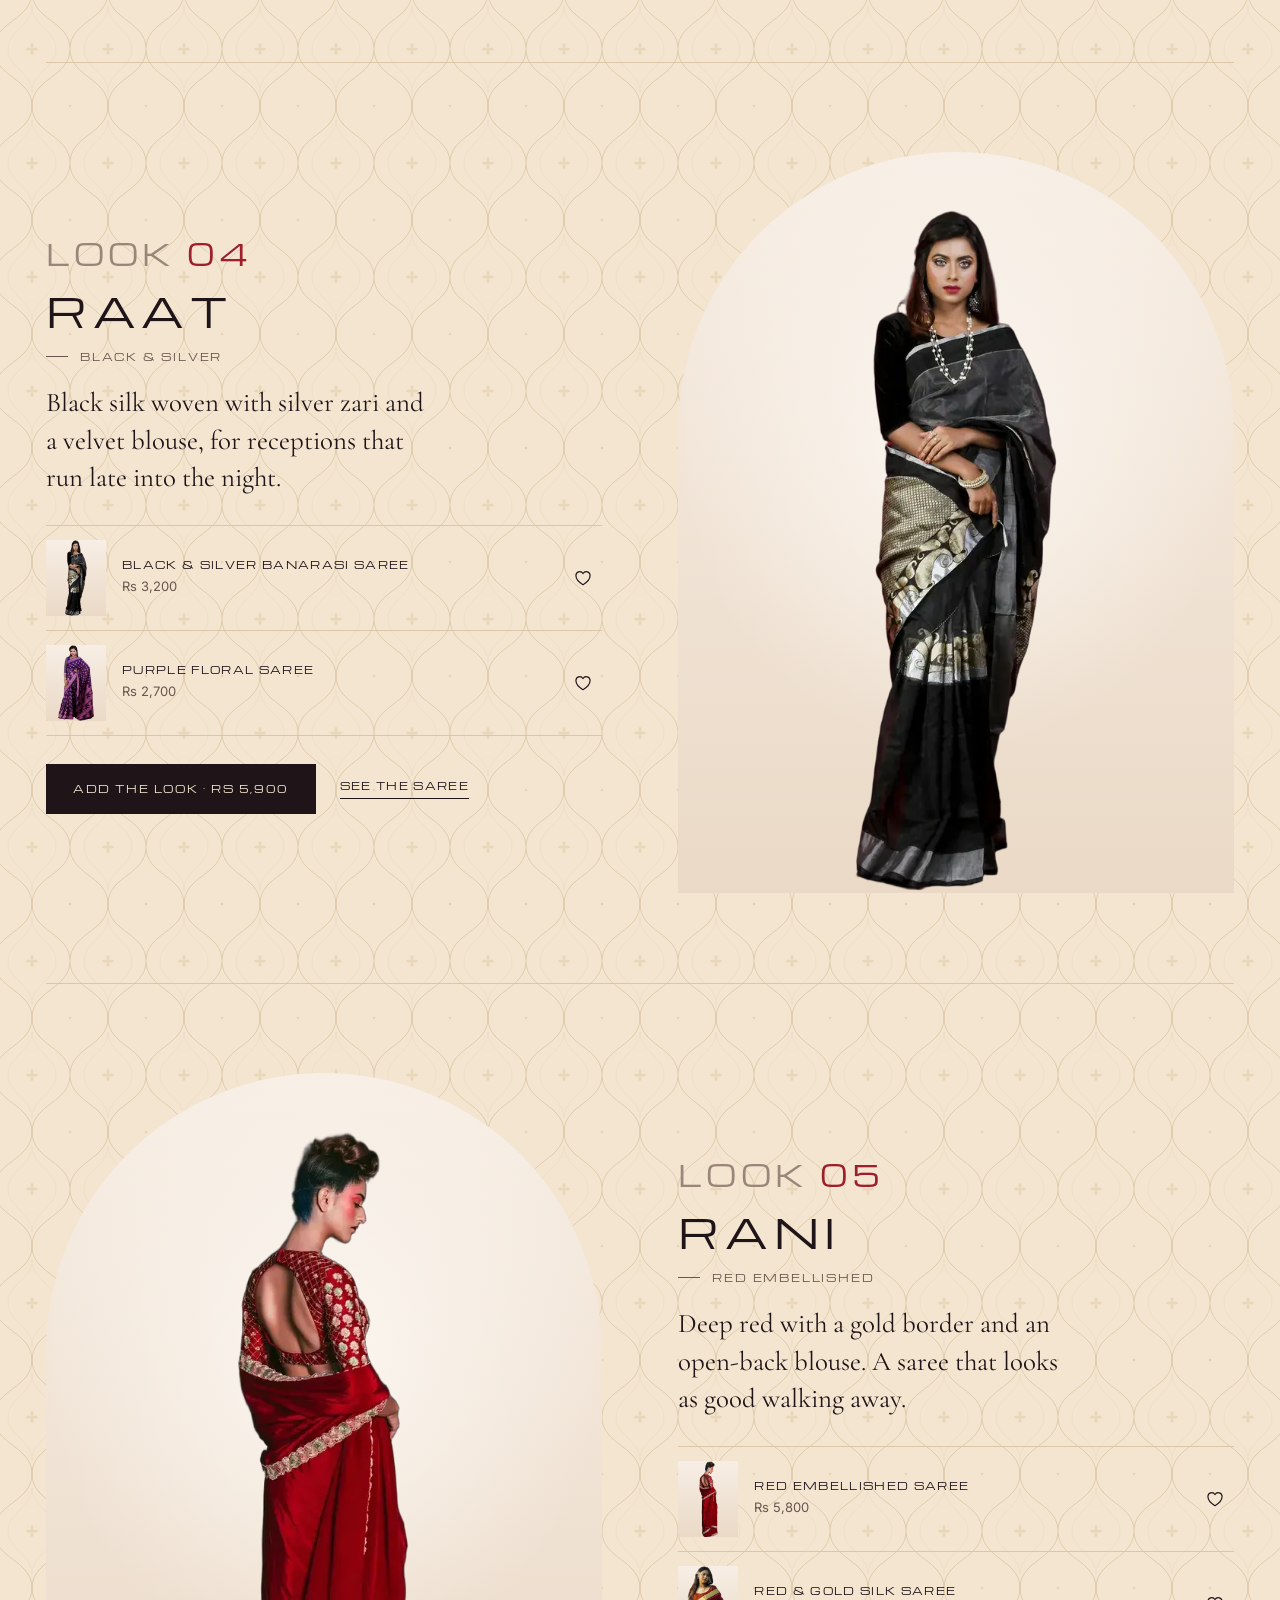
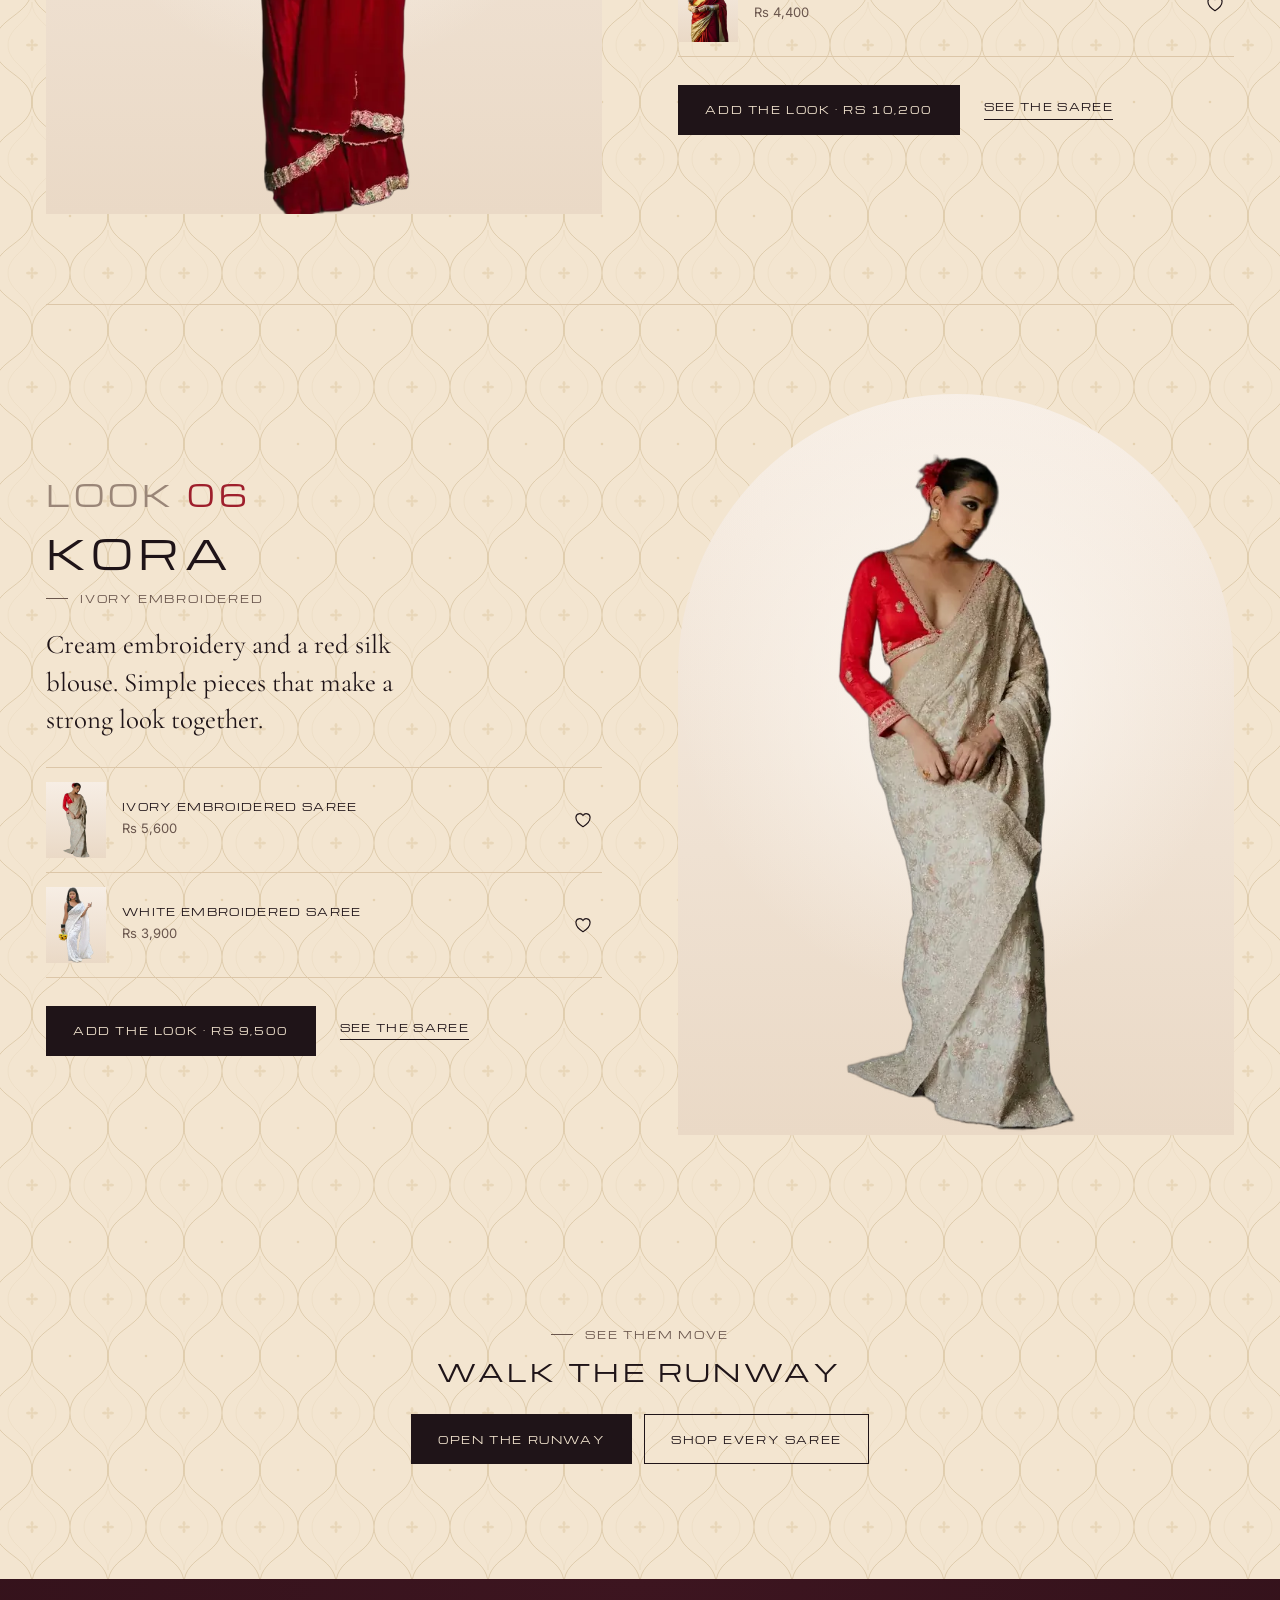
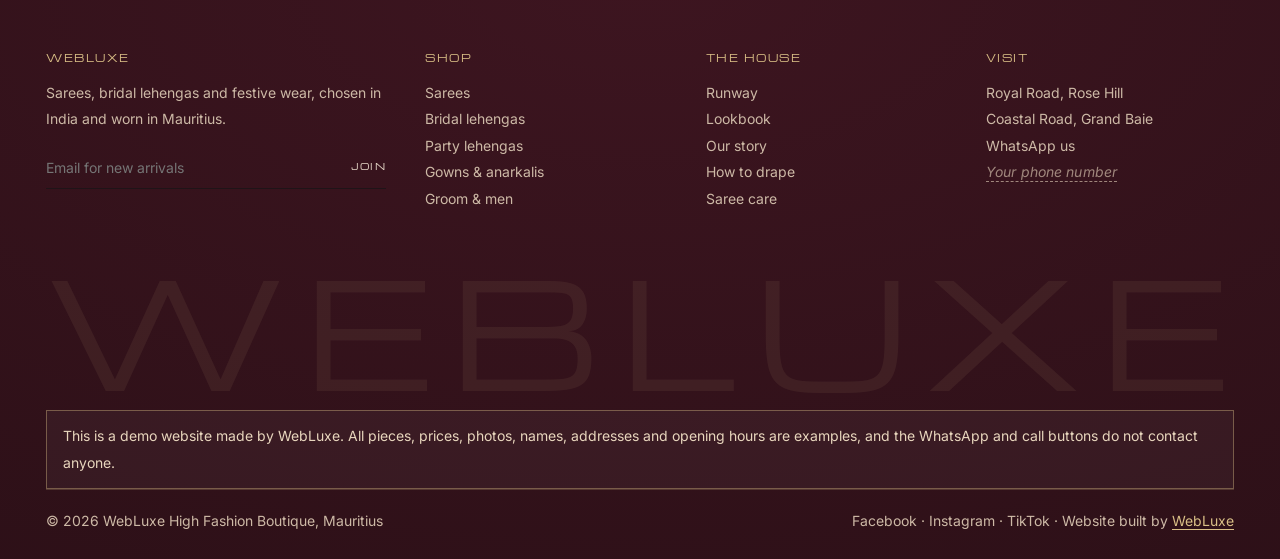
<file: lookbook.html>
<!doctype html>
<html lang="en">
<head>
<meta charset="utf-8">

<meta name="viewport" content="width=device-width,initial-scale=1,viewport-fit=cover">
<title>Lookbook · Wedding Season 2027 | WebLuxe High Fashion Boutique</title>
<meta name="description" content="Six saree looks for Wedding Season 2027: Banarasi, emerald silk, Kanjeevaram, coral silk, festive silk and red florals, each with a piece to pair it with.">
<meta name="theme-color" content="#2a0f16">
<meta property="og:title" content="Lookbook · Wedding Season 2027 | WebLuxe High Fashion Boutique">
<meta property="og:description" content="Six saree looks for Wedding Season 2027: Banarasi, emerald silk, Kanjeevaram, coral silk, festive silk and red florals, each with a piece to pair it with.">
<meta property="og:image" content="https://images.unsplash.com/photo-1721324807083-e9ddaa99310e?auto=format&fit=crop&w=1200&q=80">
<link rel="icon" href="data:image/svg+xml,%3Csvg xmlns='http://www.w3.org/2000/svg' viewBox='0 0 64 64'%3E%3Crect width='64' height='64' rx='12' fill='%23150f14'/%3E%3Cpath d='M14 58V30C14 19 22 11 32 5c10 6 18 14 18 25v28' fill='none' stroke='%23e6cf9c' stroke-width='3'/%3E%3Ccircle cx='32' cy='36' r='5' fill='%239e1f2c'/%3E%3C/svg%3E">
<link rel="preconnect" href="https://fonts.googleapis.com">
<link rel="preconnect" href="https://fonts.gstatic.com" crossorigin>
<link rel="preconnect" href="https://images.unsplash.com">
<link href="https://fonts.googleapis.com/css2?family=Cormorant+Garamond:ital,wght@0,500;1,500&family=Inter:wght@400;500&family=Michroma&display=swap" rel="stylesheet">
<link rel="stylesheet" href="assets/css/site.css">
<link rel="stylesheet" href="assets/css/fx.css">
<link rel="stylesheet" href="assets/css/tiers.css">
<script type="speculationrules">{"prefetch":[{"where":{"href_matches":"*.html*"},"eagerness":"moderate"}]}</script>
<script>try{var v=sessionStorage.getItem('wl_veil');if(v){sessionStorage.removeItem('wl_veil');document.documentElement.classList.add('veil-in');document.documentElement.dataset.veil=v}}catch(e){}</script>
</head>
<body data-page="lookbook">
<div class="veil" id="veil" aria-hidden="true"><i></i><i></i><b><svg viewBox="0 0 24 24"><path d="M5 22V11c0-4 3.2-7 7-9 3.8 2 7 5 7 9v11" fill="none" stroke="currentColor" stroke-width="1.1"/><circle cx="12" cy="13.5" r="1.9" fill="#c8334a"/></svg><span class="wide"></span></b></div>
<a class="skip" href="#content">Skip to content</a>
<header class="hdr stick">
    <div class="r1">
      <a class="brand wide" href="index.html" aria-label="WebLuxe High Fashion Boutique, home"><svg viewBox="0 0 24 24" aria-hidden="true"><path d="M5 22V11c0-4 3.2-7 7-9 3.8 2 7 5 7 9v11" fill="none" stroke="currentColor" stroke-width="1.4"/><circle cx="12" cy="13.5" r="1.9" fill="#9e1f2c"/></svg>WebLuxe</a>
      <nav class="tabs wide" aria-label="Sections"><a href="index.html">Runway</a><a href="house.html">The House</a><a class="on" aria-current="page" href="lookbook.html">Lookbook</a><a href="shop.html">Shop</a></nav>
      <div class="acct wide">
        <a class="hide-m" href="visit.html">Book a visit</a>
        <button class="search-btn" aria-label="Search sarees"><svg viewBox="0 0 24 24"><circle cx="10.5" cy="10.5" r="6.5"/><path d="m15.5 15.5 5 5"/></svg></button>
        <a class="hide-m" href="bag.html#saved" aria-label="Saved pieces"><svg viewBox="0 0 24 24"><path d="M12 20S3.5 15 3.5 9A4.6 4.6 0 0 1 12 6.6 4.6 4.6 0 0 1 20.5 9C20.5 15 12 20 12 20Z"/></svg></a>
        <a class="hide-m" href="bag.html" aria-label="Bag"><svg viewBox="0 0 24 24"><path d="M5 8h14l1 13H4Z"/><path d="M9 10V6a3 3 0 0 1 6 0v4"/></svg></a>
        <a class="cartlink" href="bag.html">Bag (<b data-cart>0</b>)</a>
        <button class="menu-btn" aria-label="Open menu" aria-expanded="false" aria-controls="drawer"><i></i><i></i></button>
      </div>
    </div>
    <nav class="r2 wide" aria-label="Departments"><a href="shop.html?f=saree">Sarees</a><a href="shop.html?q=banarasi">Banarasi</a><a href="shop.html?q=kanjeevaram">Kanjeevaram</a><a href="shop.html?f=bridal">Bridal</a><a href="shop.html?f=lehenga">Lehengas</a><a href="shop.html?f=gown">Anarkalis</a><a href="visit.html">Visit us</a></nav>
</header>
<main id="content">
  <div class="wrap lb-hero">
    <p class="eyebrow">Lookbook</p>
    <h1 class="h1">Wedding Season 2027</h1>
    <p class="lede">Six drapes, six moods, from the haldi morning to the last dance of the reception.</p>
  </div>
  <nav class="look-nav" aria-label="Looks"><div class="wrap" id="lookNav"></div></nav>
  <div class="wrap" id="looks"></div>
  <div class="wrap cta-band">
    <p class="eyebrow" style="justify-content:center">See them move</p>
    <h2 class="h2" style="margin-top:14px">Walk the runway</h2>
    <div class="row"><a class="btn" href="index.html">Open the runway</a><a class="btn ghost" href="shop.html">Shop every saree</a></div>
  </div>
</main>
<footer class="foot">
    <div class="wrap">
        <div class="cols">
            <div>
                <h4>WebLuxe</h4>
                <p>Sarees, bridal lehengas and festive wear, chosen in India and worn in Mauritius.</p>
                <form class="news" novalidate><label class="sr" for="nl">Email for new arrivals</label><input id="nl" type="email" placeholder="Email for new arrivals"><button>Join</button></form>
            </div>
            <div><h4>Shop</h4><ul><li><a href="shop.html?f=saree">Sarees</a></li><li><a href="shop.html?f=bridal">Bridal lehengas</a></li><li><a href="shop.html?f=lehenga">Party lehengas</a></li><li><a href="shop.html?f=gown">Gowns &amp; anarkalis</a></li><li><a href="shop.html?f=groom">Groom &amp; men</a></li></ul></div>
            <div><h4>The House</h4><ul><li><a href="index.html">Runway</a></li><li><a href="lookbook.html">Lookbook</a></li><li><a href="house.html">Our story</a></li><li><a href="house.html#drapes">How to drape</a></li><li><a href="house.html#care">Saree care</a></li></ul></div>
            <div><h4>Visit</h4><ul><li><a href="visit.html">Royal Road, Rose Hill</a></li><li><a href="visit.html">Coastal Road, Grand Baie</a></li><li><a href="https://wa.me/" target="_blank" rel="noopener">WhatsApp us</a></li><li><a href="tel:"><span class="ph-num">Your phone number</span></a></li></ul></div>
        </div>
        <p class="word" aria-hidden="true">WebLuxe</p>
        <p class="demo-note">This is a demo website made by WebLuxe. All pieces, prices, photos, names, addresses and opening hours are examples, and the WhatsApp and call buttons do not contact anyone.</p>
        <div class="base"><p>&copy; <span data-year>2026</span> WebLuxe High Fashion Boutique, Mauritius</p><p><a href="https://www.facebook.com/" target="_blank" rel="noopener">Facebook</a> · <a href="https://www.instagram.com/" target="_blank" rel="noopener">Instagram</a> · <a href="https://www.tiktok.com/" target="_blank" rel="noopener">TikTok</a> · Website built by <a class="credit" href="https://webluxe.github.io/WebLuxe/" target="_blank" rel="noopener">WebLuxe</a></p></div>
    </div>
</footer>
<a class="wa-float" href="https://wa.me/" target="_blank" rel="noopener" aria-label="Chat on WhatsApp"><svg viewBox="0 0 24 24" aria-hidden="true"><path fill="currentColor" d="M12 3a9 9 0 0 0-7.8 13.5L3 21l4.6-1.2A9 9 0 1 0 12 3Zm0 16.4a7.4 7.4 0 0 1-3.8-1l-.3-.2-2.7.7.7-2.6-.2-.3A7.4 7.4 0 1 1 12 19.4Zm4.1-5.5c-.2-.1-1.3-.7-1.5-.7s-.4-.1-.5.1-.6.7-.7.9-.3.2-.5 0a6 6 0 0 1-3-2.6c-.2-.4.2-.4.7-1.3a.4.4 0 0 0 0-.4l-.7-1.6c-.2-.4-.4-.4-.5-.4h-.5a.9.9 0 0 0-.6.3 2.7 2.7 0 0 0-.8 2 4.6 4.6 0 0 0 1 2.4 10.6 10.6 0 0 0 4 3.6c1.5.6 2.1.7 2.8.6a2.4 2.4 0 0 0 1.6-1.1 2 2 0 0 0 .1-1.1c0-.2-.2-.2-.4-.3Z"/></svg></a>
<nav class="drawer" id="drawer" aria-label="Menu" aria-hidden="true">
    <div class="big"><a class="wide" href="index.html">Runway<small>Six looks</small></a><a class="wide" href="house.html">The House<small>Our story & craft</small></a><a class="wide on" href="lookbook.html">Lookbook<small>Wedding Season 2027</small></a><a class="wide" href="shop.html">Shop<small>Every saree</small></a><a class="wide" href="visit.html">Visit us<small>Two boutiques</small></a></div>
    <div class="small"><a class="wide" href="shop.html?q=banarasi">Banarasi</a><a class="wide" href="shop.html?q=kanjeevaram">Kanjeevaram</a><a class="wide" href="shop.html?f=bridal">Bridal</a><a class="wide" href="shop.html?f=lehenga">Lehengas</a><a class="wide" href="shop.html?f=gown">Anarkalis</a></div>
    <div class="dfoot">
        <a href="https://wa.me/" target="_blank" rel="noopener">WhatsApp us</a>
        <span>Royal Road, Rose Hill · Coastal Road, Grand Baie</span>
    </div>
</nav>
<div class="search" id="search" aria-hidden="true">
    <form action="shop.html" role="search">
        <label class="wide" for="sq">Search the saree house</label>
        <div class="row"><input id="sq" name="q" type="search" placeholder="Banarasi, red, bridal lehenga…" autocomplete="off"><button class="x" type="button" aria-label="Close search"><svg viewBox="0 0 24 24" class="ico"><path d="M6 6l12 12M18 6 6 18"/></svg></button></div>
        <div class="hint"><a href="shop.html?f=saree">Sarees</a><a href="shop.html?q=banarasi">Banarasi</a><a href="shop.html?q=kanjeevaram">Kanjeevaram</a><a href="shop.html?f=bridal">Bridal lehengas</a><a href="shop.html?f=gown">Anarkalis</a><a href="shop.html?f=groom">Sherwanis</a></div>
    </form>
</div>
<div class="toast" id="toast" role="status" aria-live="polite"></div>
<nav class="tabbar" aria-label="Main"><a href="index.html"><svg viewBox="0 0 24 24" aria-hidden="true"><path d="M5 21V10.5C5 6.5 8.2 4 12 2.5c3.8 1.5 7 4 7 8V21"/><circle cx="12" cy="12.5" r="1.6" fill="currentColor" stroke="none"/></svg><span>Home</span></a><a href="shop.html"><svg viewBox="0 0 24 24" aria-hidden="true"><path d="M4 4h7v9H4zM13 4h7v5h-7zM13 11h7v9h-7zM4 15h7v5H4z"/></svg><span>Shop</span></a><a href="lookbook.html" class="on" aria-current="page"><svg viewBox="0 0 24 24" aria-hidden="true"><path d="M12 3c2.5 3 2.5 6 0 9-2.5-3-2.5-6 0-9Z"/><path d="M12 12c3 2.5 6 2.5 9 0-3-2.5-6-2.5-9 0Z"/><path d="M12 12c-3 2.5-6 2.5-9 0 3-2.5 6-2.5 9 0Z"/><path d="M12 12v9"/></svg><span>Looks</span></a><a href="visit.html"><svg viewBox="0 0 24 24" aria-hidden="true"><path d="M12 21s-6-6.2-6-11a6 6 0 0 1 12 0c0 4.8-6 11-6 11Z"/><circle cx="12" cy="10" r="2.2"/></svg><span>Visit</span></a><a href="bag.html"><svg viewBox="0 0 24 24" aria-hidden="true"><path d="M5 8h14l1 13H4Z"/><path d="M9 10V6a3 3 0 0 1 6 0v4"/></svg><b data-cart>0</b><span>Bag</span></a></nav>
<script src="assets/js/cut.js"></script>
<script src="assets/js/data.js"></script>
<script src="assets/js/site.js"></script>
<script src="assets/js/fx.js"></script>
<script src="assets/js/tiers.js"></script>
</body>
</html>
</file>
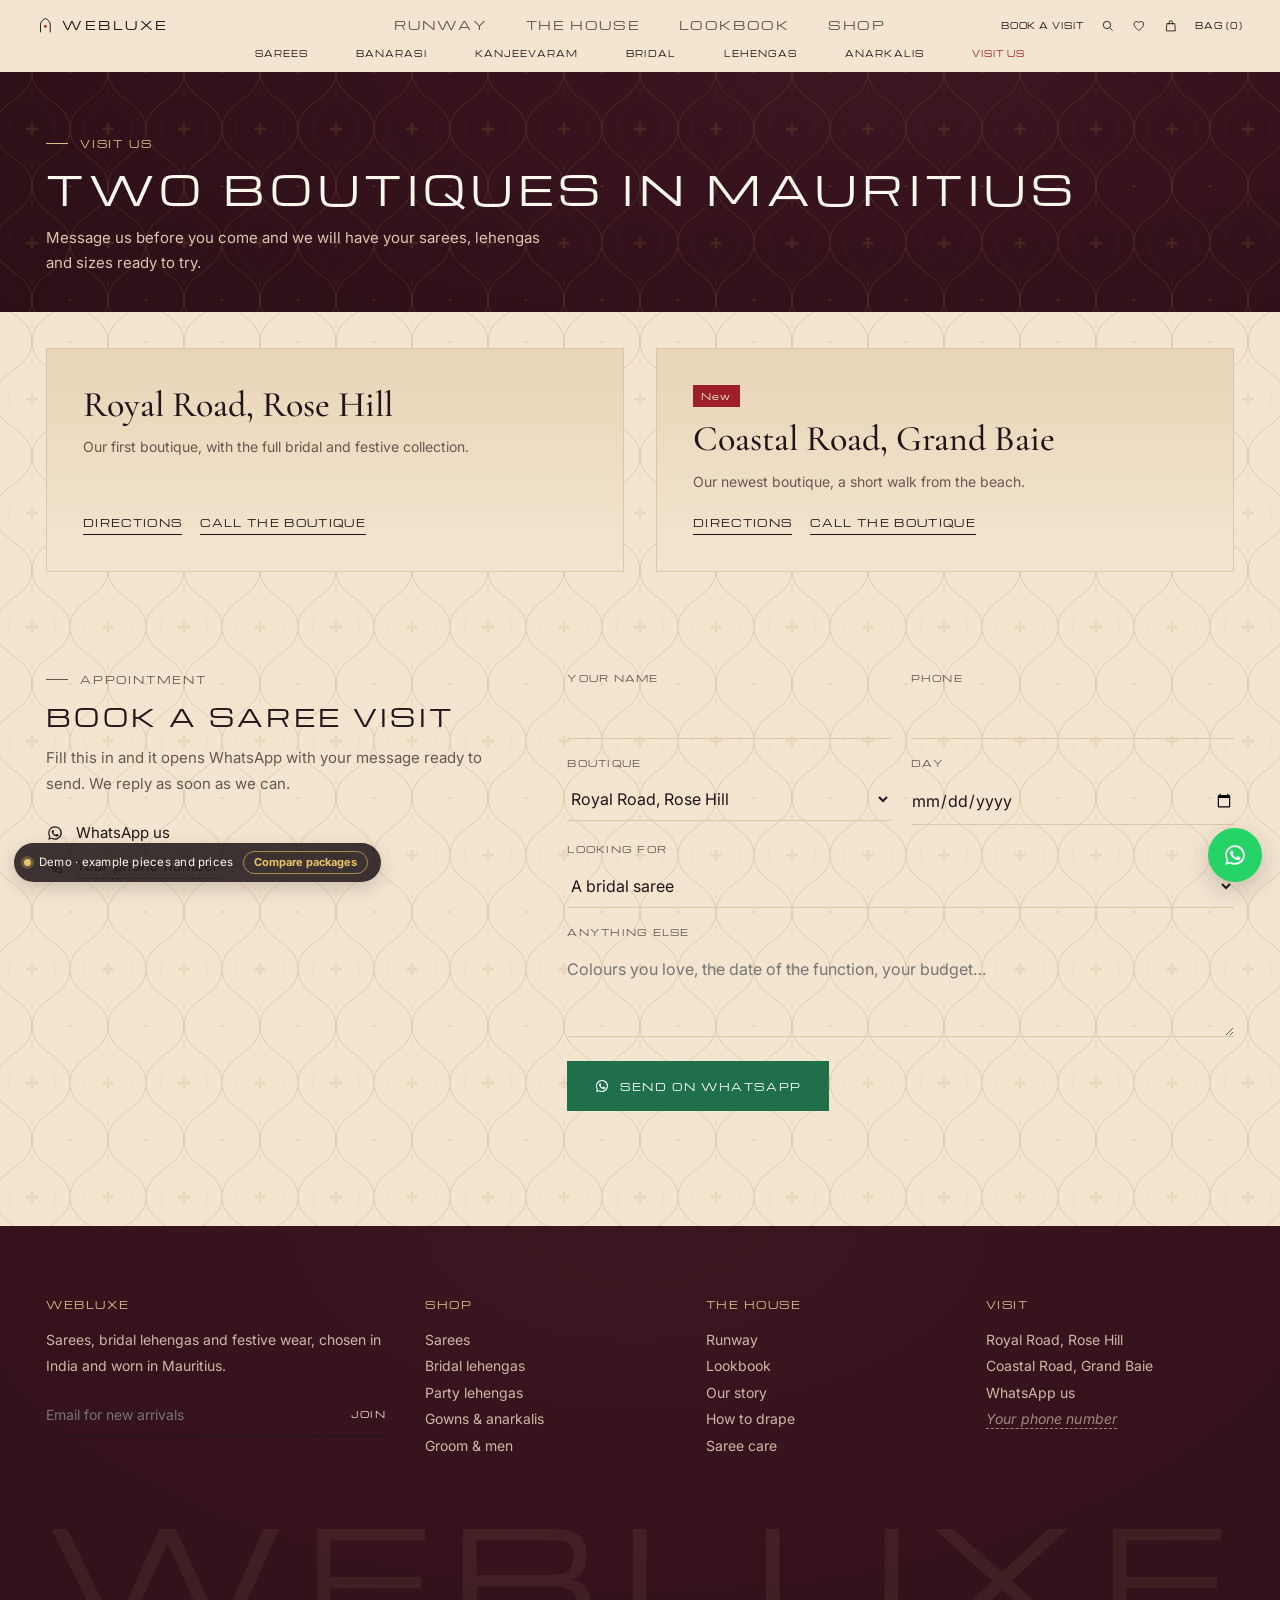
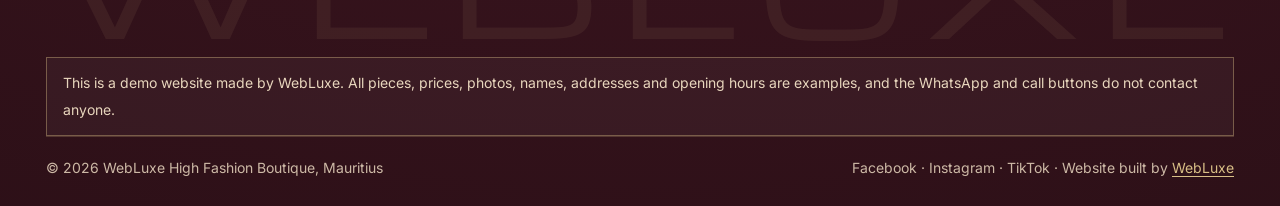
<file: visit.html>
<!doctype html>
<html lang="en">
<head>
<meta charset="utf-8">

<meta name="viewport" content="width=device-width,initial-scale=1,viewport-fit=cover">
<title>Visit us | WebLuxe High Fashion Boutique</title>
<meta name="description" content="Visit WebLuxe High Fashion Boutique in Rose Hill or Grand Baie, Mauritius. Book a saree appointment on WhatsApp.">
<meta name="theme-color" content="#2a0f16">
<meta property="og:title" content="Visit us | WebLuxe High Fashion Boutique">
<meta property="og:description" content="Visit WebLuxe High Fashion Boutique in Rose Hill or Grand Baie, Mauritius. Book a saree appointment on WhatsApp.">
<meta property="og:image" content="https://images.unsplash.com/photo-1721324807083-e9ddaa99310e?auto=format&fit=crop&w=1200&q=80">
<link rel="icon" href="data:image/svg+xml,%3Csvg xmlns='http://www.w3.org/2000/svg' viewBox='0 0 64 64'%3E%3Crect width='64' height='64' rx='12' fill='%23150f14'/%3E%3Cpath d='M14 58V30C14 19 22 11 32 5c10 6 18 14 18 25v28' fill='none' stroke='%23e6cf9c' stroke-width='3'/%3E%3Ccircle cx='32' cy='36' r='5' fill='%239e1f2c'/%3E%3C/svg%3E">
<link rel="preconnect" href="https://fonts.googleapis.com">
<link rel="preconnect" href="https://fonts.gstatic.com" crossorigin>
<link rel="preconnect" href="https://images.unsplash.com">
<link href="https://fonts.googleapis.com/css2?family=Cormorant+Garamond:ital,wght@0,500;1,500&family=Inter:wght@400;500&family=Michroma&display=swap" rel="stylesheet">
<link rel="stylesheet" href="assets/css/site.css">
<link rel="stylesheet" href="assets/css/fx.css">
<link rel="stylesheet" href="assets/css/tiers.css">
<script type="speculationrules">{"prefetch":[{"where":{"href_matches":"*.html*"},"eagerness":"moderate"}]}</script>
<script>try{var v=sessionStorage.getItem('wl_veil');if(v){sessionStorage.removeItem('wl_veil');document.documentElement.classList.add('veil-in');document.documentElement.dataset.veil=v}}catch(e){}</script>
</head>
<body data-page="visit">
<div class="veil" id="veil" aria-hidden="true"><i></i><i></i><b><svg viewBox="0 0 24 24"><path d="M5 22V11c0-4 3.2-7 7-9 3.8 2 7 5 7 9v11" fill="none" stroke="currentColor" stroke-width="1.1"/><circle cx="12" cy="13.5" r="1.9" fill="#c8334a"/></svg><span class="wide"></span></b></div>
<a class="skip" href="#content">Skip to content</a>
<header class="hdr stick">
    <div class="r1">
      <a class="brand wide" href="index.html" aria-label="WebLuxe High Fashion Boutique, home"><svg viewBox="0 0 24 24" aria-hidden="true"><path d="M5 22V11c0-4 3.2-7 7-9 3.8 2 7 5 7 9v11" fill="none" stroke="currentColor" stroke-width="1.4"/><circle cx="12" cy="13.5" r="1.9" fill="#9e1f2c"/></svg>WebLuxe</a>
      <nav class="tabs wide" aria-label="Sections"><a href="index.html">Runway</a><a href="house.html">The House</a><a href="lookbook.html">Lookbook</a><a href="shop.html">Shop</a></nav>
      <div class="acct wide">
        <a class="hide-m" href="visit.html">Book a visit</a>
        <button class="search-btn" aria-label="Search sarees"><svg viewBox="0 0 24 24"><circle cx="10.5" cy="10.5" r="6.5"/><path d="m15.5 15.5 5 5"/></svg></button>
        <a class="hide-m" href="bag.html#saved" aria-label="Saved pieces"><svg viewBox="0 0 24 24"><path d="M12 20S3.5 15 3.5 9A4.6 4.6 0 0 1 12 6.6 4.6 4.6 0 0 1 20.5 9C20.5 15 12 20 12 20Z"/></svg></a>
        <a class="hide-m" href="bag.html" aria-label="Bag"><svg viewBox="0 0 24 24"><path d="M5 8h14l1 13H4Z"/><path d="M9 10V6a3 3 0 0 1 6 0v4"/></svg></a>
        <a class="cartlink" href="bag.html">Bag (<b data-cart>0</b>)</a>
        <button class="menu-btn" aria-label="Open menu" aria-expanded="false" aria-controls="drawer"><i></i><i></i></button>
      </div>
    </div>
    <nav class="r2 wide" aria-label="Departments"><a href="shop.html?f=saree">Sarees</a><a href="shop.html?q=banarasi">Banarasi</a><a href="shop.html?q=kanjeevaram">Kanjeevaram</a><a href="shop.html?f=bridal">Bridal</a><a href="shop.html?f=lehenga">Lehengas</a><a href="shop.html?f=gown">Anarkalis</a><a href="visit.html" class="on">Visit us</a></nav>
</header>
<main id="content">
  <div class="wrap page-top">
    <p class="eyebrow">Visit us</p>
    <h1 class="h1" style="margin-top:14px">Two boutiques in Mauritius</h1>
    <p class="copy" style="margin-top:12px">Message us before you come and we will have your sarees, lehengas and sizes ready to try.</p>
  </div>
  <div class="wrap">
    <div class="shops">
      <article class="boutique reveal"><h2>Royal Road, Rose Hill</h2><p>Our first boutique, with the full bridal and festive collection.</p>
        <div class="row"><a class="link" href="https://www.google.com/maps/search/?api=1&query=Rose+Hill+Mauritius" target="_blank" rel="noopener">Directions</a><a class="link" href="tel:">Call the boutique</a></div></article>
      <article class="boutique reveal"><span class="new">New</span><h2>Coastal Road, Grand Baie</h2><p>Our newest boutique, a short walk from the beach.</p>
        <div class="row"><a class="link" href="https://www.google.com/maps/search/?api=1&query=Grand+Baie+Mauritius" target="_blank" rel="noopener">Directions</a><a class="link" href="tel:">Call the boutique</a></div></article>
    </div>
    <section class="book" aria-labelledby="bk">
      <div class="reveal">
        <p class="eyebrow">Appointment</p>
        <h2 class="h2" id="bk" style="margin-top:14px">Book a saree visit</h2>
        <p class="copy" style="margin-top:14px">Fill this in and it opens WhatsApp with your message ready to send. We reply as soon as we can.</p>
        <div class="contact-list">
          <a href="https://wa.me/" target="_blank" rel="noopener"><svg viewBox="0 0 24 24" aria-hidden="true"><path fill="currentColor" d="M12 3a9 9 0 0 0-7.8 13.5L3 21l4.6-1.2A9 9 0 1 0 12 3Zm0 16.4a7.4 7.4 0 0 1-3.8-1l-.3-.2-2.7.7.7-2.6-.2-.3A7.4 7.4 0 1 1 12 19.4Zm4.1-5.5c-.2-.1-1.3-.7-1.5-.7s-.4-.1-.5.1-.6.7-.7.9-.3.2-.5 0a6 6 0 0 1-3-2.6c-.2-.4.2-.4.7-1.3a.4.4 0 0 0 0-.4l-.7-1.6c-.2-.4-.4-.4-.5-.4h-.5a.9.9 0 0 0-.6.3 2.7 2.7 0 0 0-.8 2 4.6 4.6 0 0 0 1 2.4 10.6 10.6 0 0 0 4 3.6c1.5.6 2.1.7 2.8.6a2.4 2.4 0 0 0 1.6-1.1 2 2 0 0 0 .1-1.1c0-.2-.2-.2-.4-.3Z"/></svg> WhatsApp us</a>
          <a href="tel:"><svg viewBox="0 0 24 24" class="ico"><path d="M6.5 3.5h3l1.5 4-2 1.3a11 11 0 0 0 6.2 6.2l1.3-2 4 1.5v3a2 2 0 0 1-2 2A16.5 16.5 0 0 1 4.5 5.5a2 2 0 0 1 2-2Z"/></svg> <span class="ph-num">Your phone number</span></a>
        </div>
      </div>
      <form class="form reveal" id="book" novalidate>
        <label><span>Your name</span><input name="name" autocomplete="name" required></label>
        <label><span>Phone</span><input name="phone" type="tel" autocomplete="tel" inputmode="tel"></label>
        <label><span>Boutique</span><select name="boutique"><option>Royal Road, Rose Hill</option><option>Coastal Road, Grand Baie</option></select></label>
        <label><span>Day</span><input name="date" type="date"></label>
        <label class="full"><span>Looking for</span><select name="interest"><option>A bridal saree</option><option>A festive or wedding guest saree</option><option>A bridal lehenga</option><option>A party lehenga or anarkali</option><option>A groom sherwani</option><option>Blouse stitching</option></select></label>
        <label class="full"><span>Anything else</span><textarea name="msg" placeholder="Colours you love, the date of the function, your budget…"></textarea></label>
        <button class="btn wa full" type="submit"><svg viewBox="0 0 24 24" aria-hidden="true"><path fill="currentColor" d="M12 3a9 9 0 0 0-7.8 13.5L3 21l4.6-1.2A9 9 0 1 0 12 3Zm0 16.4a7.4 7.4 0 0 1-3.8-1l-.3-.2-2.7.7.7-2.6-.2-.3A7.4 7.4 0 1 1 12 19.4Zm4.1-5.5c-.2-.1-1.3-.7-1.5-.7s-.4-.1-.5.1-.6.7-.7.9-.3.2-.5 0a6 6 0 0 1-3-2.6c-.2-.4.2-.4.7-1.3a.4.4 0 0 0 0-.4l-.7-1.6c-.2-.4-.4-.4-.5-.4h-.5a.9.9 0 0 0-.6.3 2.7 2.7 0 0 0-.8 2 4.6 4.6 0 0 0 1 2.4 10.6 10.6 0 0 0 4 3.6c1.5.6 2.1.7 2.8.6a2.4 2.4 0 0 0 1.6-1.1 2 2 0 0 0 .1-1.1c0-.2-.2-.2-.4-.3Z"/></svg> Send on WhatsApp</button>
      </form>
    </section>
  </div>
</main>
<footer class="foot">
    <div class="wrap">
        <div class="cols">
            <div>
                <h4>WebLuxe</h4>
                <p>Sarees, bridal lehengas and festive wear, chosen in India and worn in Mauritius.</p>
                <form class="news" novalidate><label class="sr" for="nl">Email for new arrivals</label><input id="nl" type="email" placeholder="Email for new arrivals"><button>Join</button></form>
            </div>
            <div><h4>Shop</h4><ul><li><a href="shop.html?f=saree">Sarees</a></li><li><a href="shop.html?f=bridal">Bridal lehengas</a></li><li><a href="shop.html?f=lehenga">Party lehengas</a></li><li><a href="shop.html?f=gown">Gowns &amp; anarkalis</a></li><li><a href="shop.html?f=groom">Groom &amp; men</a></li></ul></div>
            <div><h4>The House</h4><ul><li><a href="index.html">Runway</a></li><li><a href="lookbook.html">Lookbook</a></li><li><a href="house.html">Our story</a></li><li><a href="house.html#drapes">How to drape</a></li><li><a href="house.html#care">Saree care</a></li></ul></div>
            <div><h4>Visit</h4><ul><li><a href="visit.html">Royal Road, Rose Hill</a></li><li><a href="visit.html">Coastal Road, Grand Baie</a></li><li><a href="https://wa.me/" target="_blank" rel="noopener">WhatsApp us</a></li><li><a href="tel:"><span class="ph-num">Your phone number</span></a></li></ul></div>
        </div>
        <p class="word" aria-hidden="true">WebLuxe</p>
        <p class="demo-note">This is a demo website made by WebLuxe. All pieces, prices, photos, names, addresses and opening hours are examples, and the WhatsApp and call buttons do not contact anyone.</p>
        <div class="base"><p>&copy; <span data-year>2026</span> WebLuxe High Fashion Boutique, Mauritius</p><p><a href="https://www.facebook.com/" target="_blank" rel="noopener">Facebook</a> · <a href="https://www.instagram.com/" target="_blank" rel="noopener">Instagram</a> · <a href="https://www.tiktok.com/" target="_blank" rel="noopener">TikTok</a> · Website built by <a class="credit" href="https://webluxe.github.io/WebLuxe/" target="_blank" rel="noopener">WebLuxe</a></p></div>
    </div>
</footer>
<a class="wa-float" href="https://wa.me/" target="_blank" rel="noopener" aria-label="Chat on WhatsApp"><svg viewBox="0 0 24 24" aria-hidden="true"><path fill="currentColor" d="M12 3a9 9 0 0 0-7.8 13.5L3 21l4.6-1.2A9 9 0 1 0 12 3Zm0 16.4a7.4 7.4 0 0 1-3.8-1l-.3-.2-2.7.7.7-2.6-.2-.3A7.4 7.4 0 1 1 12 19.4Zm4.1-5.5c-.2-.1-1.3-.7-1.5-.7s-.4-.1-.5.1-.6.7-.7.9-.3.2-.5 0a6 6 0 0 1-3-2.6c-.2-.4.2-.4.7-1.3a.4.4 0 0 0 0-.4l-.7-1.6c-.2-.4-.4-.4-.5-.4h-.5a.9.9 0 0 0-.6.3 2.7 2.7 0 0 0-.8 2 4.6 4.6 0 0 0 1 2.4 10.6 10.6 0 0 0 4 3.6c1.5.6 2.1.7 2.8.6a2.4 2.4 0 0 0 1.6-1.1 2 2 0 0 0 .1-1.1c0-.2-.2-.2-.4-.3Z"/></svg></a>
<nav class="drawer" id="drawer" aria-label="Menu" aria-hidden="true">
    <div class="big"><a class="wide" href="index.html">Runway<small>Six looks</small></a><a class="wide" href="house.html">The House<small>Our story & craft</small></a><a class="wide" href="lookbook.html">Lookbook<small>Wedding Season 2027</small></a><a class="wide" href="shop.html">Shop<small>Every saree</small></a><a class="wide on" href="visit.html">Visit us<small>Two boutiques</small></a></div>
    <div class="small"><a class="wide" href="shop.html?q=banarasi">Banarasi</a><a class="wide" href="shop.html?q=kanjeevaram">Kanjeevaram</a><a class="wide" href="shop.html?f=bridal">Bridal</a><a class="wide" href="shop.html?f=lehenga">Lehengas</a><a class="wide" href="shop.html?f=gown">Anarkalis</a></div>
    <div class="dfoot">
        <a href="https://wa.me/" target="_blank" rel="noopener">WhatsApp us</a>
        <span>Royal Road, Rose Hill · Coastal Road, Grand Baie</span>
    </div>
</nav>
<div class="search" id="search" aria-hidden="true">
    <form action="shop.html" role="search">
        <label class="wide" for="sq">Search the saree house</label>
        <div class="row"><input id="sq" name="q" type="search" placeholder="Banarasi, red, bridal lehenga…" autocomplete="off"><button class="x" type="button" aria-label="Close search"><svg viewBox="0 0 24 24" class="ico"><path d="M6 6l12 12M18 6 6 18"/></svg></button></div>
        <div class="hint"><a href="shop.html?f=saree">Sarees</a><a href="shop.html?q=banarasi">Banarasi</a><a href="shop.html?q=kanjeevaram">Kanjeevaram</a><a href="shop.html?f=bridal">Bridal lehengas</a><a href="shop.html?f=gown">Anarkalis</a><a href="shop.html?f=groom">Sherwanis</a></div>
    </form>
</div>
<div class="toast" id="toast" role="status" aria-live="polite"></div>
<nav class="tabbar" aria-label="Main"><a href="index.html"><svg viewBox="0 0 24 24" aria-hidden="true"><path d="M5 21V10.5C5 6.5 8.2 4 12 2.5c3.8 1.5 7 4 7 8V21"/><circle cx="12" cy="12.5" r="1.6" fill="currentColor" stroke="none"/></svg><span>Home</span></a><a href="shop.html"><svg viewBox="0 0 24 24" aria-hidden="true"><path d="M4 4h7v9H4zM13 4h7v5h-7zM13 11h7v9h-7zM4 15h7v5H4z"/></svg><span>Shop</span></a><a href="lookbook.html"><svg viewBox="0 0 24 24" aria-hidden="true"><path d="M12 3c2.5 3 2.5 6 0 9-2.5-3-2.5-6 0-9Z"/><path d="M12 12c3 2.5 6 2.5 9 0-3-2.5-6-2.5-9 0Z"/><path d="M12 12c-3 2.5-6 2.5-9 0 3-2.5 6-2.5 9 0Z"/><path d="M12 12v9"/></svg><span>Looks</span></a><a href="visit.html" class="on" aria-current="page"><svg viewBox="0 0 24 24" aria-hidden="true"><path d="M12 21s-6-6.2-6-11a6 6 0 0 1 12 0c0 4.8-6 11-6 11Z"/><circle cx="12" cy="10" r="2.2"/></svg><span>Visit</span></a><a href="bag.html"><svg viewBox="0 0 24 24" aria-hidden="true"><path d="M5 8h14l1 13H4Z"/><path d="M9 10V6a3 3 0 0 1 6 0v4"/></svg><b data-cart>0</b><span>Bag</span></a></nav>
<script src="assets/js/cut.js"></script>
<script src="assets/js/data.js"></script>
<script src="assets/js/site.js"></script>
<script src="assets/js/fx.js"></script>
<script src="assets/js/tiers.js"></script>
</body>
</html>
</file>
<file: assets/css/site.css>
/* =============================================================================
   WebLuxe High Fashion Boutique: shared styles for every page
   --u is one design
   pixel on a 1600 x 900 board.
   ============================================================================= */
:root{
  --u:max(.8px,min(calc(100vw/1600),calc(100vh/900)));
  --ink:#1f1418;--mid:#6a564d;--dim:#9a8678;--line:#dcc6a8;--haze:#e9d5b8;--paper:#f3e5d0;--card:#fffaf2;--wine:#2a0f16;--wine-2:#3d1520;
  --kumkum:#9e1f2c;--zari:#b08a3e;--zari-l:#d9bf86;--rose:#d8a7a0;
  --gut:clamp(16px,4vw,46px);--max:1320px;
  --ease:cubic-bezier(.2,.8,.2,1);
}
*{box-sizing:border-box;margin:0;padding:0}
html{background:var(--paper);-webkit-text-size-adjust:100%}
body{font-family:Inter,system-ui,sans-serif;color:var(--ink);background:var(--paper);-webkit-font-smoothing:antialiased;line-height:1.5}
img{display:block;max-width:100%}
a{color:inherit;text-decoration:none}
button,input,select,textarea{font:inherit;color:inherit}
button{background:none;border:0;cursor:pointer}
ul,ol{list-style:none}
.wide{font-family:Michroma,sans-serif;text-transform:uppercase}
.serif{font-family:'Cormorant Garamond',Georgia,serif;font-weight:500}
.sr{position:absolute;width:1px;height:1px;overflow:hidden;clip:rect(0 0 0 0);white-space:nowrap}
button:focus-visible,a:focus-visible,input:focus-visible,select:focus-visible,textarea:focus-visible,[tabindex]:focus-visible{outline:2px solid var(--ink);outline-offset:3px}
.skip{position:fixed;left:12px;top:-60px;z-index:99;background:var(--ink);color:var(--paper);padding:10px 14px;font-size:13px}
.skip:focus{top:12px}

/* ------------------------------------------------------------------ header */
.hdr{position:relative;z-index:30;background:var(--paper);padding:calc(20*var(--u)) calc(46*var(--u)) calc(15*var(--u))}
.hdr.stick{position:sticky;top:0;transition:box-shadow .3s}
.hdr.stick.scrolled{box-shadow:0 1px 0 var(--line)}
.r1{display:grid;grid-template-columns:1fr auto 1fr;align-items:center}
.brand{font-size:calc(15.5*var(--u));letter-spacing:.2em;display:inline-flex;align-items:center;gap:.7em;justify-self:start}
.brand svg{width:1.35em;height:1.35em;flex:none}
.tabs{display:flex;gap:calc(48*var(--u));font-size:calc(14.5*var(--u));letter-spacing:.14em;color:var(--mid)}
.tabs a{transition:color .25s;position:relative}
.tabs a:hover,.tabs .on{color:var(--ink)}
.tabs .on:after{content:"";position:absolute;left:50%;bottom:-.7em;width:4px;height:4px;margin-left:-2px;border-radius:50%;background:var(--kumkum)}
.acct{justify-self:end;display:flex;align-items:center;gap:calc(22*var(--u));font-size:calc(9.5*var(--u));letter-spacing:.12em}
.acct svg{width:calc(17*var(--u));height:calc(17*var(--u));fill:none;stroke:currentColor;stroke-width:1.5;display:block}
.acct a,.acct button{transition:color .2s}
.acct a:hover,.acct button:hover{color:var(--kumkum)}
.cartlink b{font-weight:400;display:inline-block}
.cartlink b.bump{animation:bump .5s var(--ease)}
@keyframes bump{40%{transform:scale(1.6);color:var(--kumkum)}}
.menu-btn{display:none;width:40px;height:40px;position:relative;margin-right:-8px}
.menu-btn i{position:absolute;left:10px;right:10px;height:1.5px;background:currentColor;transition:transform .35s var(--ease)}
.menu-btn i:first-child{top:16px}.menu-btn i:last-child{top:23px}
.menu-open .menu-btn i:first-child{transform:translateY(3.5px) rotate(45deg)}
.menu-open .menu-btn i:last-child{transform:translateY(-3.5px) rotate(-45deg)}
.r2{display:flex;justify-content:center;gap:calc(60*var(--u));margin-top:calc(17*var(--u));font-size:calc(9.5*var(--u));letter-spacing:.14em}
.r2 a{transition:color .2s}.r2 a:hover,.r2 .on{color:var(--kumkum)}

/* ------------------------------------------------------------------ mobile drawer + search */
.drawer{position:fixed;inset:0;z-index:25;background:var(--paper);padding:calc(76px + env(safe-area-inset-top)) 16px calc(28px + env(safe-area-inset-bottom));display:flex;flex-direction:column;overflow-y:auto;
  clip-path:inset(0 0 100% 0);visibility:hidden;transition:clip-path .55s cubic-bezier(.7,0,.2,1),visibility 0s .55s}
.menu-open .drawer{clip-path:inset(0 0 0 0);visibility:visible;transition:clip-path .55s cubic-bezier(.7,0,.2,1)}
.menu-open{overflow:hidden}
.drawer .big a{display:flex;justify-content:space-between;align-items:baseline;font-size:22px;letter-spacing:.14em;padding:16px 0;border-bottom:1px solid var(--line);
  opacity:0;transform:translateY(14px);transition:opacity .4s,transform .5s var(--ease)}
.drawer .big a small{font-family:Inter,sans-serif;font-size:11px;letter-spacing:.06em;color:var(--dim);text-transform:none}
.drawer .big .on{color:var(--kumkum)}
.menu-open .drawer .big a{opacity:1;transform:none}
.menu-open .drawer .big a:nth-child(2){transition-delay:.05s}.menu-open .drawer .big a:nth-child(3){transition-delay:.1s}
.menu-open .drawer .big a:nth-child(4){transition-delay:.15s}.menu-open .drawer .big a:nth-child(5){transition-delay:.2s}
.drawer .small{display:flex;flex-wrap:wrap;gap:10px;margin-top:26px}
.drawer .small a{font-size:10px;letter-spacing:.14em;padding:10px 14px;border:1px solid var(--line);border-radius:99px}
.drawer .dfoot{margin-top:auto;padding-top:28px;font-size:13px;color:var(--mid);display:grid;gap:6px}
.drawer .dfoot a{color:var(--ink)}

.search{position:fixed;inset:0;z-index:40;background:rgba(31,20,24,.55);opacity:0;visibility:hidden;transition:opacity .3s,visibility 0s .3s}
.search.on{opacity:1;visibility:visible;transition:opacity .3s}
.search form{background:var(--paper);padding:calc(28px + env(safe-area-inset-top)) var(--gut) 30px;transform:translateY(-100%);transition:transform .45s var(--ease)}
.search.on form{transform:none}
.search label{display:block;font-size:10px;letter-spacing:.14em;color:var(--mid);margin-bottom:10px}
.search .row{display:flex;gap:12px;align-items:center;border-bottom:1px solid var(--ink);max-width:var(--max);margin:0 auto}
.search input{flex:1;min-width:0;border:0;background:none;font-size:clamp(20px,3vw,30px);padding:10px 0;outline:none;font-family:'Cormorant Garamond',Georgia,serif}
.search .hint{max-width:var(--max);margin:14px auto 0;display:flex;flex-wrap:wrap;gap:8px}
.search .hint a{font-size:12px;color:var(--mid);padding:6px 12px;border:1px solid var(--line);border-radius:99px}
.search .hint a:hover{color:var(--ink);border-color:var(--ink)}
.search .x{width:40px;height:40px;display:grid;place-items:center}
.search .x svg,.ico{width:20px;height:20px;fill:none;stroke:currentColor;stroke-width:1.5}

/* ------------------------------------------------------------------ toast */
.toast{position:fixed;left:50%;bottom:calc(22px + env(safe-area-inset-bottom));z-index:50;display:flex;align-items:center;gap:18px;background:var(--ink);color:var(--paper);
  padding:14px 18px 14px 20px;font-size:13px;border-radius:2px;transform:translate(-50%,140%);opacity:0;transition:transform .45s var(--ease),opacity .3s;width:max-content;max-width:calc(100vw - 32px)}
.toast{pointer-events:none;visibility:hidden}
.toast.on{transform:translate(-50%,0);opacity:1;pointer-events:auto;visibility:visible}
.toast a{font-family:Michroma,sans-serif;font-size:9.5px;letter-spacing:.14em;text-transform:uppercase;border-bottom:1px solid currentColor;padding-bottom:2px;white-space:nowrap;color:var(--zari-l)}

/* ------------------------------------------------------------------ shared bits */
.wrap{max-width:var(--max);margin:0 auto;padding:0 var(--gut)}
.eyebrow{font-family:Michroma,sans-serif;text-transform:uppercase;font-size:10px;letter-spacing:.18em;color:var(--mid);display:flex;align-items:center;gap:12px}
.eyebrow:before{content:"";width:22px;height:1px;background:currentColor}
.h1{font-family:Michroma,sans-serif;text-transform:uppercase;font-weight:400;font-size:clamp(22px,3.2vw,40px);line-height:1.2;letter-spacing:.14em}
.h2{font-family:Michroma,sans-serif;text-transform:uppercase;font-weight:400;font-size:clamp(17px,2vw,24px);line-height:1.25;letter-spacing:.14em}
.lede{font-family:'Cormorant Garamond',Georgia,serif;font-size:clamp(20px,2.1vw,27px);line-height:1.4;color:var(--ink)}
.copy{font-size:15px;line-height:1.7;color:var(--mid);max-width:58ch}
.copy+.copy{margin-top:1em}
.btn{display:inline-flex;align-items:center;justify-content:center;gap:10px;height:50px;padding:0 26px;background:var(--ink);color:var(--paper);font-family:Michroma,sans-serif;text-transform:uppercase;
  font-size:10px;letter-spacing:.16em;border:1px solid var(--ink);transition:background .25s,color .25s,border-color .25s;white-space:nowrap}
.btn:hover{background:var(--kumkum);border-color:var(--kumkum)}
.btn.ghost{background:none;color:var(--ink)}
.btn.ghost:hover{background:var(--ink);color:var(--paper)}
.btn.wa{background:#1f6f4a;border-color:#1f6f4a}
.btn.wa:hover{background:#185a3c}
.btn svg{width:16px;height:16px}
.btn[disabled]{opacity:.4;pointer-events:none}
.link{font-family:Michroma,sans-serif;text-transform:uppercase;font-size:9.5px;letter-spacing:.14em;padding-bottom:4px;border-bottom:1px solid currentColor;transition:color .2s}
.link:hover{color:var(--kumkum)}
.arch{border-radius:50% 50% 0 0/37.5% 37.5% 0 0;overflow:hidden;background:var(--haze);position:relative}
.arch img{width:100%;height:100%;object-fit:cover}
.motif{display:block;width:100%;height:14px;color:var(--zari);opacity:.55}
.page-top{padding-top:clamp(28px,5vw,64px);padding-bottom:clamp(22px,3vw,36px)}
.crumbs{font-size:12px;color:var(--dim);display:flex;gap:8px;flex-wrap:wrap;margin-bottom:18px}
.crumbs a:hover{color:var(--ink)}
.reveal{opacity:0;transform:translateY(24px);transition:opacity .8s,transform 1s var(--ease)}
.reveal.in{opacity:1;transform:none}
.no-js .reveal{opacity:1;transform:none}

/* product card */
.grid{display:grid;grid-template-columns:repeat(auto-fill,minmax(230px,1fr));gap:clamp(14px,2vw,28px) clamp(12px,1.6vw,22px)}
.pc{position:relative;display:flex;flex-direction:column}
.pc .ph{position:relative;display:block;aspect-ratio:3/4;overflow:hidden;background:var(--haze)}
.pc .ph img{width:100%;height:100%;object-fit:cover;transition:transform 1.2s var(--ease),opacity .5s}
.pc .ph .b{position:absolute;inset:0;opacity:0}
.pc:hover .ph img{transform:scale(1.045)}
.pc:hover .ph .b{opacity:1}
.pc .tag{position:absolute;left:10px;bottom:10px;z-index:1;font-family:Michroma,sans-serif;text-transform:uppercase;font-size:8.5px;letter-spacing:.14em;background:var(--paper);padding:6px 8px}
.pc .tag.red{background:var(--kumkum);color:var(--paper)}
.fav{position:absolute;right:8px;top:8px;z-index:2;width:38px;height:38px;display:grid;place-items:center;color:var(--ink);border-radius:50%;transition:background .2s}
.pc .fav{background:rgba(255,252,248,.82)}
.fav svg{width:20px;height:20px;fill:none;stroke:currentColor;stroke-width:1.4;transition:fill .2s,transform .3s var(--ease)}
.fav[aria-pressed=true] svg{fill:var(--rose);stroke:#b98179;transform:scale(1.08)}
.pc .meta{display:grid;grid-template-columns:1fr auto;gap:2px 10px;align-items:start;padding-top:12px}
.pc .meta small{grid-column:1/-1;font-size:11px;color:var(--dim);letter-spacing:.04em}
.pc .meta h3{font-weight:400;font-size:9.5px;line-height:1.6;letter-spacing:.14em;font-family:Michroma,sans-serif;text-transform:uppercase}
.pc .meta span{grid-column:1;font-size:13px;color:var(--mid)}
.add{grid-column:2;grid-row:2/4;width:34px;height:34px;position:relative;transition:transform .25s var(--ease);flex:none}
.add:before,.add:after{content:"";position:absolute;left:50%;top:50%;width:15px;height:1.5px;margin:-.75px 0 0 -7.5px;background:var(--ink)}
.add:after{transform:rotate(90deg)}
.add:hover{transform:rotate(90deg)}
.add.done:before{background:var(--kumkum)}.add.done:after{background:var(--kumkum)}

/* footer */
.foot{background:var(--haze);margin-top:clamp(60px,9vw,120px);padding:clamp(40px,6vw,72px) 0 calc(24px + env(safe-area-inset-bottom));overflow:hidden}
.foot .cols{display:grid;grid-template-columns:1.4fr repeat(3,1fr);gap:32px}
.foot h4{font-family:Michroma,sans-serif;text-transform:uppercase;font-weight:400;font-size:9.5px;letter-spacing:.16em;margin-bottom:14px}
.foot p,.foot li{font-size:14px;color:var(--mid);line-height:1.9}
.foot a:hover{color:var(--kumkum)}
.foot .word{font-family:Michroma,sans-serif;text-transform:uppercase;font-size:clamp(44px,11.5vw,170px);letter-spacing:.12em;line-height:1;color:rgba(31,20,24,.05);margin:40px 0 -.12em;white-space:nowrap;user-select:none}
.foot .base{border-top:1px solid var(--line);padding-top:18px;display:flex;justify-content:space-between;gap:10px;flex-wrap:wrap;font-size:12px;color:var(--dim)}
.news{display:flex;border-bottom:1px solid var(--ink);margin-top:14px;max-width:340px}
.news input{flex:1;min-width:0;border:0;background:none;padding:10px 0;font-size:14px;outline:none}
.news button{font-family:Michroma,sans-serif;font-size:9px;letter-spacing:.14em;text-transform:uppercase}

.wa-float{position:fixed;right:18px;bottom:calc(18px + env(safe-area-inset-bottom));z-index:20;width:54px;height:54px;border-radius:50%;background:#25D366;color:#fff;display:grid;place-items:center;box-shadow:0 8px 24px rgba(31,20,24,.2);transition:transform .3s var(--ease)}
.wa-float:hover{transform:scale(1.07)}
.wa-float svg{width:26px;height:26px}

/* ------------------------------------------------------------------ mobile */
@media (max-width:820px){
  :root{--u:1px}
  .hdr{padding:calc(12px + env(safe-area-inset-top)) 16px 12px}
  .r1{grid-template-columns:1fr auto}
  .tabs,.r2,.acct .hide-m{display:none}
  .brand{font-size:14px}
  .acct{gap:14px;font-size:9.5px}
  .acct svg{width:19px;height:19px}
  .menu-btn{display:block}
  .search-btn{width:36px;height:36px;display:grid;place-items:center}
  .foot .cols{grid-template-columns:1fr 1fr}
  .foot .cols>:first-child{grid-column:1/-1}
  .grid{grid-template-columns:1fr 1fr;gap:22px 12px}
  .pc .meta h3{font-size:8.5px}
  .wa-float{width:50px;height:50px;right:14px}
}
@media (min-width:821px){.drawer{display:none}}
@media (prefers-reduced-motion:reduce){*,*:before,*:after{transition-duration:.01ms!important;animation-duration:.01ms!important}}

/* =============================================================================
   Content pages
   ============================================================================= */
/* shop */
.shop-head{display:flex;justify-content:space-between;align-items:end;gap:20px;flex-wrap:wrap}
.shop-head .copy{margin-top:12px}
.tools{position:sticky;top:var(--hdr-h,72px);z-index:10;background:var(--paper);margin-top:26px;border-top:1px solid var(--line);border-bottom:1px solid var(--line)}
.tools .wrap{display:flex;align-items:center;gap:18px;min-height:60px}
.chips{display:flex;gap:8px;overflow-x:auto;scrollbar-width:none;flex:1;padding:10px 0;-webkit-mask:linear-gradient(90deg,#000 92%,transparent);mask:linear-gradient(90deg,#000 92%,transparent)}
.chips::-webkit-scrollbar{display:none}
.chip{flex:none;font-size:12.5px;padding:8px 15px;border:1px solid var(--line);border-radius:99px;transition:border-color .2s,background .2s,color .2s;white-space:nowrap}
.chip:hover{border-color:var(--ink)}
.chip[aria-pressed=true]{background:var(--ink);color:var(--paper);border-color:var(--ink)}
.tools .side{display:flex;align-items:center;gap:16px;flex:none}
.tools input[type=search]{width:180px;border:0;border-bottom:1px solid var(--line);background:none;padding:8px 0;font-size:14px;outline:none}
.tools input[type=search]:focus{border-color:var(--ink)}
.tools select{border:0;background:none;font-size:13px;color:var(--mid);cursor:pointer;padding:8px 0}
#count{font-size:12px;color:var(--dim);white-space:nowrap}
.results{padding-top:30px}
.empty-r{text-align:center;padding:60px 0}
.empty-r .btn{margin-top:20px}

/* product */
.pd{display:grid;grid-template-columns:minmax(0,1.1fr) minmax(0,.9fr);gap:clamp(24px,5vw,80px);align-items:start;padding-top:clamp(16px,3vw,36px)}
.gal{display:grid;grid-template-columns:76px 1fr;gap:16px;position:sticky;top:calc(var(--hdr-h,72px) + 18px)}
.gal .big{aspect-ratio:3/4;border-radius:50% 50% 0 0/37.5% 37.5% 0 0;overflow:hidden;background:var(--haze);position:relative;touch-action:pan-y}
.gal .big img{width:100%;height:100%;object-fit:cover;transition:transform .7s var(--ease),object-position .7s var(--ease)}
.gal .big .fav{background:rgba(255,252,248,.85);right:16px;top:auto;bottom:16px;width:46px;height:46px}
#thumbs{display:flex;flex-direction:column;gap:10px}
#thumbs button{aspect-ratio:3/4;overflow:hidden;background:var(--haze);opacity:.55;transition:opacity .2s;border:1px solid transparent}
#thumbs button[aria-current=true]{opacity:1;border-color:var(--ink)}
#thumbs img{width:100%;height:100%;object-fit:cover}
.pinfo .eyebrow{margin-bottom:16px}
.pinfo h1{font-family:Michroma,sans-serif;text-transform:uppercase;font-weight:400;font-size:clamp(18px,2vw,26px);line-height:1.35;letter-spacing:.12em}
.pinfo .price{font-size:18px;margin-top:14px}
.pinfo .price small{font-size:12px;color:var(--dim);margin-left:8px}
.pinfo .lede{margin-top:22px}
.pinfo .blk{margin-top:28px}
.pinfo .lab{font-family:Michroma,sans-serif;text-transform:uppercase;font-size:9.5px;letter-spacing:.14em;margin-bottom:12px;display:block}
.opt{display:flex;align-items:center;gap:12px;padding:14px 16px;border:1px solid var(--line);cursor:pointer;font-size:14px;transition:border-color .2s}
.opt+.opt{margin-top:8px}
.opt:has(input:checked){border-color:var(--ink)}
.opt input{accent-color:var(--kumkum);width:16px;height:16px}
.buy{display:flex;gap:10px;margin-top:28px}
.buy .btn{flex:1}
.stepper{display:flex;align-items:center;border:1px solid var(--line);height:50px}
.stepper button{width:44px;height:100%;font-size:18px}
.stepper span{width:26px;text-align:center;font-size:14px}
.ask{margin-top:10px;width:100%}
.facts{margin-top:30px;border-top:1px solid var(--line)}
.facts details{border-bottom:1px solid var(--line)}
.facts summary{list-style:none;cursor:pointer;padding:18px 0;display:flex;justify-content:space-between;font-family:Michroma,sans-serif;text-transform:uppercase;font-size:9.5px;letter-spacing:.14em}
.facts summary::-webkit-details-marker{display:none}
.facts summary:after{content:"+";font-family:Inter,sans-serif;font-size:16px;line-height:1;transition:transform .3s}
.facts details[open] summary:after{transform:rotate(45deg)}
.facts .in{padding:0 0 20px;font-size:14px;line-height:1.7;color:var(--mid)}
.facts .in li{padding-left:16px;position:relative}
.facts .in li:before{content:"";position:absolute;left:0;top:.75em;width:5px;height:1px;background:var(--zari)}
#lookLink{display:inline-block;margin-top:22px}
.related{margin-top:clamp(60px,8vw,110px)}
.related .h2{margin-bottom:26px}
.bar{position:fixed;left:0;right:0;bottom:0;z-index:15;background:var(--paper);border-top:1px solid var(--line);padding:10px 16px calc(10px + env(safe-area-inset-bottom));display:flex;align-items:center;gap:12px;transform:translateY(110%);transition:transform .4s var(--ease)}
.bar.on{transform:none}
.bar div{flex:1;min-width:0}
.bar b{display:block;font-weight:400;font-size:13px;white-space:nowrap;overflow:hidden;text-overflow:ellipsis}
.bar span{font-size:12px;color:var(--mid)}
.bar .btn{height:44px;padding:0 18px}

/* lookbook */
.lb-hero{padding:clamp(30px,6vw,80px) 0 clamp(20px,4vw,50px);text-align:center}
.lb-hero .eyebrow{justify-content:center}
.lb-hero .eyebrow:after{content:"";width:22px;height:1px;background:currentColor}
.lb-hero .h1{margin-top:18px}
.lb-hero .lede{max-width:34ch;margin:18px auto 0}
.look-nav{position:sticky;top:var(--hdr-h,72px);z-index:10;background:var(--paper);border-bottom:1px solid var(--line)}
.look-nav .wrap{display:flex;gap:6px;overflow-x:auto;scrollbar-width:none;justify-content:center}
.look-nav .wrap::-webkit-scrollbar{display:none}
.look-nav a{flex:none;display:flex;gap:8px;align-items:baseline;padding:16px 14px;font-size:13px;color:var(--dim);border-bottom:1px solid transparent;transition:color .2s,border-color .2s}
.look-nav a b{font-family:Michroma,sans-serif;font-weight:400;font-size:10px;letter-spacing:.1em}
.look-nav a.on,.look-nav a:hover{color:var(--ink);border-color:var(--kumkum)}
.look-sec{display:grid;grid-template-columns:1fr 1fr;gap:clamp(28px,6vw,100px);align-items:center;padding:clamp(40px,7vw,100px) 0;scroll-margin-top:120px;border-bottom:1px solid var(--line)}
.look-sec:last-child{border-bottom:0}
.look-sec figure{aspect-ratio:3/4;max-height:86vh;width:100%;justify-self:center}
.look-sec.flip figure{order:2}
.look-copy .num{font-size:clamp(20px,2.4vw,29px);letter-spacing:.14em;color:var(--dim);margin-bottom:12px}
.look-copy .num span{color:var(--kumkum)}
.look-copy .eyebrow{margin-top:14px}
.look-copy .lede{margin-top:20px;max-width:30ch}
.pieces{margin-top:28px;border-top:1px solid var(--line)}
.pieces li{display:grid;grid-template-columns:60px 1fr auto;gap:16px;align-items:center;padding:14px 0;border-bottom:1px solid var(--line)}
.pieces img{width:60px;height:76px;object-fit:cover;background:var(--haze)}
.pieces .wide{font-size:9.5px;letter-spacing:.14em;line-height:1.6;display:block}
.pieces span{font-size:13px;color:var(--mid)}
.pieces .fav{position:static}
.look-cta{display:flex;align-items:center;gap:24px;margin-top:28px;flex-wrap:wrap}

/* house */
.hero2{display:grid;grid-template-columns:1fr 1fr;gap:clamp(28px,6vw,90px);align-items:center;padding:clamp(28px,5vw,70px) 0}
.hero2 .arch{aspect-ratio:4/5;border-radius:50% 50% 0 0/40% 40% 0 0}
.hero2 .h1{margin:18px 0 22px}
.stats{display:flex;gap:clamp(20px,4vw,50px);margin-top:34px;flex-wrap:wrap}
.stats a{display:block}
.stats b{display:block;font-family:Michroma,sans-serif;font-weight:400;font-size:clamp(20px,2.4vw,30px);letter-spacing:.06em}
.stats span{font-size:12px;color:var(--mid)}
.band{background:var(--haze);padding:clamp(50px,8vw,110px) 0;margin-top:clamp(30px,5vw,60px)}
.band .h2{text-align:center}
.band .sub{text-align:center;margin:12px auto 0}
.looms{display:grid;grid-template-columns:repeat(3,1fr);gap:clamp(14px,2.5vw,36px);margin-top:clamp(30px,5vw,56px)}
.loom .arch{aspect-ratio:3/4}
.loom h3{font-family:Michroma,sans-serif;text-transform:uppercase;font-weight:400;font-size:11px;letter-spacing:.14em;margin:20px 0 6px}
.loom p{font-size:14px;line-height:1.65;color:var(--mid)}
.loom .link{display:inline-block;margin-top:14px}
.craft{display:grid;grid-template-columns:1.1fr .9fr;gap:clamp(28px,6vw,90px);align-items:center;padding:clamp(60px,9vw,120px) 0}
.craft figure{aspect-ratio:4/3;overflow:hidden;background:var(--haze)}
.craft figure img{width:100%;height:100%;object-fit:cover}
.craft ol{margin-top:26px;counter-reset:s}
.craft li{counter-increment:s;display:grid;grid-template-columns:40px 1fr;padding:14px 0;border-top:1px solid var(--line);font-size:14px;color:var(--mid);line-height:1.6}
.craft li:before{content:"0" counter(s);font-family:Michroma,sans-serif;font-size:10px;color:var(--kumkum);padding-top:3px}
.craft li b{display:block;color:var(--ink);font-weight:500}
.drapes{display:grid;grid-template-columns:repeat(4,1fr);gap:clamp(12px,2vw,24px);margin-top:36px}
.drape{border:1px solid var(--line);padding:26px 22px;background:var(--paper)}
.drape svg{width:46px;height:70px;color:var(--ink);margin-bottom:18px}
.drape h3{font-family:Michroma,sans-serif;text-transform:uppercase;font-weight:400;font-size:10px;letter-spacing:.14em;margin-bottom:8px}
.drape p{font-size:13.5px;line-height:1.65;color:var(--mid)}
.care{display:grid;grid-template-columns:.8fr 1.2fr;gap:clamp(28px,6vw,90px);padding:clamp(60px,9vw,120px) 0 0}
.care ul{display:grid;grid-template-columns:1fr 1fr;gap:0 30px}
.care li{padding:16px 0;border-top:1px solid var(--line);font-size:14px;line-height:1.6;color:var(--mid)}
.care li b{display:block;color:var(--ink);font-weight:500;margin-bottom:2px}
.cta-band{text-align:center;padding:clamp(60px,8vw,110px) 0 0}
.cta-band .row{display:flex;gap:12px;justify-content:center;flex-wrap:wrap;margin-top:28px}

/* visit */
.shops{display:grid;grid-template-columns:1fr 1fr;gap:clamp(14px,2.5vw,32px);margin-top:10px}
.boutique{border:1px solid var(--line);padding:clamp(22px,3vw,36px);display:flex;flex-direction:column;gap:12px;background:linear-gradient(180deg,var(--haze),var(--paper))}
.boutique .new{font-family:Michroma,sans-serif;font-size:8.5px;letter-spacing:.14em;background:var(--kumkum);color:var(--paper);padding:5px 8px;align-self:flex-start}
.boutique h2{font-family:'Cormorant Garamond',Georgia,serif;font-weight:500;font-size:clamp(26px,3vw,36px);line-height:1.1}
.boutique p{font-size:14px;color:var(--mid)}
.boutique .row{display:flex;gap:18px;margin-top:auto;padding-top:12px;flex-wrap:wrap}
.book{display:grid;grid-template-columns:.8fr 1.2fr;gap:clamp(28px,6vw,90px);padding-top:clamp(50px,8vw,100px)}
.form{display:grid;grid-template-columns:1fr 1fr;gap:18px 20px}
.form .full{grid-column:1/-1}
.form label span{display:block;font-family:Michroma,sans-serif;text-transform:uppercase;font-size:9px;letter-spacing:.14em;margin-bottom:8px;color:var(--mid)}
.form input,.form select,.form textarea{width:100%;border:0;border-bottom:1px solid var(--line);background:none;padding:10px 0;font-size:16px;outline:none;border-radius:0;transition:border-color .2s}
.form input:focus,.form select:focus,.form textarea:focus{border-color:var(--ink)}
.form textarea{resize:vertical;min-height:90px}
.form .btn{justify-self:start}
.contact-list{margin-top:26px;display:grid;gap:10px;font-size:15px}
.contact-list a{display:flex;gap:12px;align-items:center}
.contact-list a:hover{color:var(--kumkum)}
.contact-list svg{width:18px;height:18px;flex:none}

/* bag */
.bagwrap{display:grid;grid-template-columns:1fr 360px;gap:clamp(24px,5vw,70px);align-items:start;margin-top:10px}
.line{display:grid;grid-template-columns:96px 1fr auto;gap:18px;padding:20px 0;border-bottom:1px solid var(--line)}
.line:first-child{border-top:1px solid var(--line)}
.line .ph img{width:96px;height:128px;object-fit:cover;background:var(--haze)}
.line small{font-size:11px;color:var(--dim)}
.line h3{font-weight:400;font-size:9.5px;letter-spacing:.14em;line-height:1.6;margin:4px 0 10px}
.line .sel select{border:1px solid var(--line);background:none;font-size:13px;padding:8px 10px;max-width:100%}
.line .qty{display:inline-flex;align-items:center;border:1px solid var(--line);margin-top:10px}
.line .qty button{width:34px;height:34px;font-size:16px}
.line .qty span{width:22px;text-align:center;font-size:13px}
.line .end{display:flex;flex-direction:column;align-items:flex-end;justify-content:space-between;font-size:14px}
.summary{position:sticky;top:calc(var(--hdr-h,72px) + 18px);background:var(--haze);padding:28px}
.summary h2{font-family:Michroma,sans-serif;text-transform:uppercase;font-weight:400;font-size:10px;letter-spacing:.14em;margin-bottom:18px}
.summary .r{display:flex;justify-content:space-between;font-size:14px;padding:8px 0;color:var(--mid)}
.summary .r.t{color:var(--ink);font-size:17px;border-top:1px solid var(--line);margin-top:8px;padding-top:16px}
.summary .btn{width:100%;margin-top:20px}
.summary p{font-size:12.5px;color:var(--mid);line-height:1.6;margin-top:14px}
.empty{padding:40px 0;border-top:1px solid var(--line)}
.empty .row{display:flex;gap:12px;margin-top:22px;flex-wrap:wrap}
.saved-sec{margin-top:clamp(60px,8vw,110px);scroll-margin-top:100px}
.saved-sec .h2{margin-bottom:24px}

/* 404 */
.lost{min-height:62vh;display:grid;place-items:center;text-align:center;padding:60px 0}
.lost .big{font-family:Michroma,sans-serif;font-size:clamp(70px,14vw,180px);letter-spacing:.1em;color:var(--haze);line-height:1}
.lost .row{display:flex;gap:12px;justify-content:center;margin-top:26px;flex-wrap:wrap}

@media (max-width:1000px){
  .drapes{grid-template-columns:1fr 1fr}
  .bagwrap{grid-template-columns:1fr}
  .summary{position:static}
}
@media (max-width:820px){
  .tools{top:var(--hdr-h,64px)}
  .tools .wrap{flex-wrap:wrap;gap:0;padding-top:4px}
  .tools .chips{flex:1 0 100%;order:2;margin:0 calc(-1 * var(--gut));padding:8px var(--gut) 12px}
  .tools .side{flex:1 0 100%;justify-content:space-between;padding-top:8px}
  .tools input[type=search]{width:100%;flex:1;min-width:0}
  #count{display:none}
  .pd{grid-template-columns:1fr}
  .gal{position:static;grid-template-columns:1fr;margin:0 calc(-1 * var(--gut))}
  .gal .big{border-radius:0}
  #thumbs{flex-direction:row;padding:0 var(--gut);order:2}
  #thumbs button{width:64px}
  .buy .btn{height:52px}
  .look-nav .wrap{justify-content:flex-start}
  .look-sec,.look-sec.flip{grid-template-columns:1fr;gap:26px}
  .look-sec.flip figure{order:0}
  .look-sec figure{max-height:none;width:88%}
  .look-cta .btn{width:100%}
  .hero2,.craft,.care,.book,.shops{grid-template-columns:1fr}
  .hero2 .arch{order:-1;width:86%;justify-self:center}
  .looms{grid-template-columns:1fr;gap:40px}
  .loom .arch{width:78%}
  .care ul{grid-template-columns:1fr}
  .form{grid-template-columns:1fr}
  .form .btn{width:100%}
  .line{grid-template-columns:76px 1fr;gap:14px}
  .line .ph img{width:76px;height:102px}
  .line .end{grid-column:2;flex-direction:row;align-items:center}
  body[data-page=product] .wa-float{bottom:calc(84px + env(safe-area-inset-bottom))}
}
@media (min-width:821px){.bar{display:none}}
@media (max-width:420px){.drapes{grid-template-columns:1fr}}

/* =============================================================================
   Phone tab bar and home page sections
   ============================================================================= */
.tabbar{display:none}
.explore{padding-top:clamp(50px,7vw,90px)}
.ex-head{display:flex;justify-content:space-between;align-items:end;gap:16px;margin-bottom:clamp(20px,3vw,32px)}
.ex-head .h2{margin-top:10px}
.cats{display:grid;grid-template-columns:repeat(6,1fr);gap:clamp(10px,1.4vw,18px)}
.cat{position:relative;display:flex;flex-direction:column;justify-content:flex-end;aspect-ratio:3/4.4;overflow:hidden;background:linear-gradient(180deg,#f6ede3,#ecdccb);border-radius:999px 999px 4px 4px/50% 50% 4px 4px}
.cat img{position:absolute;inset:0;width:100%;height:100%;object-fit:cover;object-position:50% 12%;transition:transform 1s var(--ease)}
.cat img.cutimg{object-fit:contain;object-position:50% 100%;top:10%;height:90%}
.cat:hover img{transform:scale(1.04)}
.cat span{position:relative;z-index:1;margin:0 8px 12px;background:var(--paper);padding:9px 6px;text-align:center;font-family:Michroma,sans-serif;text-transform:uppercase;font-size:8.5px;letter-spacing:.12em}
.strip{display:grid;grid-template-columns:repeat(4,1fr);gap:clamp(12px,1.6vw,22px)}
.visit-band{margin-top:clamp(60px,8vw,110px);display:grid;grid-template-columns:1.2fr 1fr;gap:clamp(24px,5vw,70px);align-items:center;background:var(--haze);padding:clamp(28px,5vw,64px)}
.visit-band .row{display:flex;gap:12px;flex-wrap:wrap;margin-top:22px}
.visit-band ul{display:grid;gap:12px}
.visit-band li{display:flex;justify-content:space-between;gap:12px;padding:16px 0;border-bottom:1px solid var(--line);font-size:15px}
.visit-band li a{font-size:13px;color:var(--mid);white-space:nowrap}
.visit-band li a:hover{color:var(--kumkum)}
.pc .ph.cutbg{background:linear-gradient(180deg,#f8f1e9,#eedfcf)}
.pc .ph img.cutimg{object-fit:contain;object-position:50% 100%;padding-top:6%}
.pc:hover .ph img.cutimg{transform:scale(1.03)}

@media (max-width:820px){
  :root{--tab:calc(62px + env(safe-area-inset-bottom))}
  body{padding-bottom:var(--tab)}
  .tabbar{display:grid;grid-template-columns:repeat(5,1fr);position:fixed;left:0;right:0;bottom:0;z-index:28;height:var(--tab);padding-bottom:env(safe-area-inset-bottom);
    background:#fbf3e7;border-top:1px solid var(--line)}
  .tabbar a{display:flex;flex-direction:column;align-items:center;justify-content:center;gap:4px;font-size:10.5px;letter-spacing:.02em;color:var(--mid);position:relative;-webkit-tap-highlight-color:transparent}
  .tabbar svg{width:23px;height:23px;fill:none;stroke:currentColor;stroke-width:1.5;stroke-linejoin:round;stroke-linecap:round;transition:transform .3s var(--ease)}
  .tabbar a:active svg{transform:scale(.88)}
  .tabbar a.on{color:var(--kumkum)}
  .tabbar a.on:before{content:"";position:absolute;top:0;left:30%;right:30%;height:2px;background:var(--kumkum);border-radius:0 0 2px 2px}
  .tabbar b{position:absolute;top:6px;left:calc(50% + 5px);min-width:17px;height:17px;padding:0 4px;border-radius:9px;background:var(--kumkum);color:#fff;font-size:10px;font-weight:500;display:grid;place-items:center}
  .tabbar b[data-n="0"]{display:none}
  .cartlink{display:none}
  .wa-float{display:none}
  .toast{bottom:calc(var(--tab) + 12px)}
  .bar{bottom:var(--tab);padding-bottom:10px}
  .drawer{padding-bottom:calc(var(--tab) + 20px)}
  .cats{grid-template-columns:repeat(3,1fr);gap:10px}
  .cat span{font-size:7.5px;margin:0 6px 10px;padding:8px 4px}
  .strip{display:flex;overflow-x:auto;scroll-snap-type:x mandatory;scroll-padding:0 var(--gut);gap:12px;margin:0 calc(-1 * var(--gut));padding:0 var(--gut) 6px;scrollbar-width:none}
  .strip::-webkit-scrollbar{display:none}
  .strip .pc{flex:0 0 46%;scroll-snap-align:start}
  .visit-band{grid-template-columns:1fr;margin-left:calc(-1 * var(--gut));margin-right:calc(-1 * var(--gut))}
  .visit-band .btn{flex:1}
}

/* cut-outs (people with the background removed) */
.cutbg{background:radial-gradient(70% 60% at 50% 38%,#fbf6f0,transparent 72%),linear-gradient(180deg,#f7eee5,#ead9c6)!important}
img.cutimg{object-fit:contain!important;object-position:50% 100%!important}
.arch.cutbg img.cutimg{padding-top:10%}
.gal .big img.cutimg{padding-top:6%;transform:none!important}
#thumbs button.cutbg img{padding-top:8%}
.pieces img.cutimg,.line .ph img.cutimg{background:linear-gradient(180deg,#f7eee5,#ead9c6)}

/* ------------------------------------------------------------------ richer home: promise row, wine bands */
.usp{border-top:1px solid var(--line);border-bottom:1px solid var(--line);margin-bottom:clamp(48px,7vw,90px)}
.usp .wrap{display:grid;grid-template-columns:repeat(4,1fr)}
.usp p{display:flex;align-items:center;gap:14px;padding:22px 18px;font-size:13px;color:var(--mid);line-height:1.4}
.usp p+p{border-left:1px solid var(--line)}
.usp svg{width:30px;height:30px;flex:none;fill:none;stroke:var(--zari);stroke-width:1.3;stroke-linecap:round;stroke-linejoin:round}
.usp b{display:block;font-family:Michroma,sans-serif;text-transform:uppercase;font-weight:400;font-size:10.5px;letter-spacing:.12em;color:var(--ink);margin-bottom:4px}
.dark-band{margin-top:clamp(60px,8vw,110px);padding:clamp(48px,7vw,90px) 0;color:#f3e6d3}
.dark-band .eyebrow{color:var(--zari-l)}
.dark-band .h2{color:#fff8ee}
.dark-band .link{color:var(--zari-l)}
.dark-band .link:hover{color:#fff}
.visit-band{color:#f3e6d3}
.visit-band .eyebrow{color:var(--zari-l)}
.visit-band .h2{color:#fff8ee}
.visit-band .copy{color:#d9c6b4}
.visit-band li{border-color:rgba(217,191,134,.25)}
.visit-band li a{color:var(--zari-l)}
.visit-band .btn:not(.wa){background:var(--zari);border-color:var(--zari);color:var(--wine)}
.foot{color:#e9dccb}
.foot h4{color:var(--zari-l)}
.foot p,.foot li{color:#cdb9a6}
.foot a:hover{color:#fff}
.foot .word{color:rgba(217,191,134,.08)}
.foot .base{border-color:rgba(217,191,134,.22);color:#a8937f}
.foot .news input{color:#fff;border-color:rgba(217,191,134,.4)}
@media (max-width:820px){
  .usp .wrap{grid-template-columns:1fr 1fr}
  .usp p{padding:14px 8px;gap:10px;font-size:12px}
  .usp p:nth-child(3){border-left:0}
  .usp p:nth-child(n+3){border-top:1px solid var(--line)}
  .usp svg{width:24px;height:24px}
}
.dark-band .sheen,.visit-band .sheen{background-image:linear-gradient(105deg,#fff8ee 42%,#c9a45c 48%,#f3dfae 50%,#c9a45c 52%,#fff8ee 58%)}
.foot .demo-note{background:rgba(255,255,255,.04);border-color:rgba(217,191,134,.4);color:#e8d6bd}
.foot .credit{color:var(--zari-l)}

/* page titles sit on a wine banner, like the runway */
html{overflow-x:clip}
.page-top:not(:has(.pd)):has(.h1),.lb-hero{position:relative;isolation:isolate;color:#f3e6d3;margin-bottom:clamp(20px,3vw,36px)}
.page-top:not(:has(.pd)):has(.h1):before,.lb-hero:before{content:"";position:absolute;z-index:-1;top:0;bottom:0;left:calc(50% - 50vw);right:calc(50% - 50vw);
  background:var(--jaal) 50% 0/76px 114px,radial-gradient(90% 160% at 70% 0%,var(--wine-2),var(--wine))}
.page-top:has(.h1) .eyebrow,.lb-hero .eyebrow{color:var(--zari-l)}
.page-top:has(.h1) .h1,.lb-hero .h1{color:#fff8ee}
.page-top:has(.h1) .h1.sheen,.lb-hero .h1.sheen{background-image:linear-gradient(105deg,#fff8ee 42%,#c9a45c 48%,#f3dfae 50%,#c9a45c 52%,#fff8ee 58%)}
.page-top:has(.h1) .copy,.lb-hero .lede{color:#dcc7b2}
.page-top:has(.h1) .crumbs{color:#bfa996}
.page-top:has(.h1) .crumbs a:hover{color:#fff}
.lb-hero{padding-left:16px;padding-right:16px}

/* ------------------------------------------------------------------ home bands: rows with arrows, occasions */
.usp{margin-bottom:0}
.xsec{padding:clamp(44px,6vw,80px) 0}
.xsec.alt{background:rgba(236,220,198,.55);border-top:1px solid var(--line);border-bottom:1px solid var(--line)}
.xsec .ex-head,.dark-band .ex-head{margin-bottom:clamp(18px,2.4vw,30px)}
.dark-band{margin-top:0}
.visit-band{margin-top:clamp(44px,6vw,80px)}
.crow{position:relative}
.crow .strip{display:grid;grid-auto-flow:column;grid-auto-columns:calc((100% - 4 * clamp(12px,1.6vw,22px)) / 5);grid-template-columns:none;overflow-x:auto;scroll-snap-type:x mandatory;scrollbar-width:none;padding-bottom:4px}
.crow .strip::-webkit-scrollbar{display:none}
.crow .strip>*{scroll-snap-align:start}
.ca{position:absolute;top:34%;z-index:3;width:44px;height:44px;border-radius:50%;background:var(--paper);border:1px solid var(--line);display:grid;place-items:center;box-shadow:0 8px 20px -10px rgba(31,20,24,.35);transition:opacity .25s,background .2s,color .2s}
.ca svg{width:18px;height:18px;fill:none;stroke:currentColor;stroke-width:1.6}
.ca:hover{background:var(--ink);color:var(--paper)}
.ca.p{left:-22px}.ca.n{right:-22px}
.ca[disabled]{opacity:0;pointer-events:none}
.dark-band .ca{background:var(--zari-l);color:var(--wine);border-color:var(--zari-l)}
.occ{display:grid;grid-template-columns:repeat(6,1fr);gap:clamp(10px,1.4vw,18px)}
.oc{position:relative;display:block;aspect-ratio:3/4.2;overflow:hidden;background:radial-gradient(70% 60% at 50% 35%,#4a1a27,var(--wine));border-radius:50% 50% 0 0/26% 26% 0 0}
.oc img{position:absolute;inset:8% 0 0;width:100%;height:92%;object-fit:contain;object-position:50% 100%;transition:transform .8s var(--ease)}
.oc:hover img{transform:scale(1.05)}
.oc span{position:absolute;left:0;right:0;bottom:0;padding:40px 12px 14px;text-align:center;background:linear-gradient(transparent,rgba(30,8,14,.9));color:#fff8ee}
.oc b{display:block;font-family:Michroma,sans-serif;font-weight:400;text-transform:uppercase;font-size:10.5px;letter-spacing:.12em}
.oc small{display:block;margin-top:4px;font-size:12px;color:var(--zari-l)}
@media (max-width:1100px){.crow .strip{grid-auto-columns:calc((100% - 3 * 16px) / 4)}.ca.p{left:-10px}.ca.n{right:-10px}.occ{grid-template-columns:repeat(3,1fr)}}
@media (max-width:820px){
  .crow .strip{display:flex;gap:12px;margin:0 calc(-1 * var(--gut));padding:0 var(--gut) 6px;scroll-padding:0 var(--gut)}
  .crow .strip .pc{flex:0 0 46%}
  .ca{display:none}
  .occ{grid-template-columns:repeat(2,1fr);gap:10px}
  .oc b{font-size:10px}
}

/* ------------------------------------------------------------------ cards on patterned silk: pieces sit on cream cards over the trellis */
.btn.wa,.btn.wa:hover{color:#fff}
.pc{color:var(--ink);background:var(--card);box-shadow:0 1px 2px rgba(80,50,30,.08),0 12px 26px -16px rgba(80,50,30,.38)}
.pc .meta{padding:12px 12px 14px}
.pc .ph.cutbg{background:linear-gradient(180deg,#fbf4ea,#efdfca)}
.pc .tag{background:var(--card);color:var(--ink)}
.pc .tag.red{background:var(--kumkum);color:#fff}
.pc .fav{color:var(--ink)}
.cat{background:linear-gradient(180deg,#fbf4ea,#ecd9c0);box-shadow:0 12px 26px -16px rgba(80,50,30,.38)}
.cat span{background:var(--card)}
.xsec.alt{background:var(--jaal) 50% 0/76px 114px,var(--haze)}
.usp{background:var(--card)}
.ca{background:var(--wine-2);color:var(--zari-l);border-color:var(--wine-2)}
.ca:hover{background:var(--wine);color:#fff}
.dark-band .ca{background:var(--zari-l);color:var(--wine);border-color:var(--zari-l)}
@media (hover:none),(max-width:820px){.pc.reveal,.cat.reveal,.oc.reveal{opacity:1;transform:none;transition:none}}
.pc .meta h3{display:-webkit-box;-webkit-line-clamp:2;-webkit-box-orient:vertical;overflow:hidden}
@media (max-width:820px){
  /* product names read as plain two-line labels on phones (the wide capitals wrapped to five lines) */
  body .pc .meta h3,body .card .meta h3{font-family:Inter,system-ui,sans-serif;text-transform:none;letter-spacing:0;font-size:13.5px;line-height:1.35;font-weight:500;min-height:2.7em;
    display:-webkit-box;-webkit-line-clamp:2;-webkit-box-orient:vertical;overflow:hidden}
  body .pc .meta{padding:10px 10px 12px}
  body .pc .meta span,body .card .meta span{font-size:14px;color:var(--ink);font-weight:500}
  .xsec{padding:36px 0}
  .ex-head .h2{font-size:17px}
}
</file>
<file: assets/css/fx.css>
/* =============================================================================
   Signature effects and demo mode (see assets/js/fx.js)
   ============================================================================= */

/* ---------- page changes: the browser cross-fades between pages */
@view-transition{navigation:auto}
::view-transition-old(root){animation:vt-out .18s cubic-bezier(.4,0,1,1) both}
::view-transition-new(root){animation:vt-in .32s cubic-bezier(.2,.8,.2,1) both}
@keyframes vt-out{to{opacity:0;transform:translateY(-10px)}}
@keyframes vt-in{from{opacity:0;transform:translateY(16px)}}
.hdr{view-transition-name:hdr}
.tabbar{view-transition-name:tabbar}
::view-transition-group(pic){animation-duration:.45s;animation-timing-function:cubic-bezier(.2,.8,.2,1)}
::view-transition-old(pic),::view-transition-new(pic){height:100%;object-fit:contain;object-position:50% 100%}
#main,.look-sec:target .arch img{view-transition-name:pic}

/* ---------- opening curtain (home page): wine silk, a garland drops, the arch is drawn in gold, then the curtains part */
.wait{background:none;display:block;overflow:hidden;cursor:pointer}
.wait .wl,.wait .wr{position:absolute;top:0;bottom:0;width:50.5%;transition:transform 1.25s cubic-bezier(.7,0,.2,1);background:repeating-linear-gradient(90deg,rgba(0,0,0,.16) 0,rgba(255,220,180,.05) 34px,rgba(0,0,0,.16) 68px),linear-gradient(90deg,#2a0f16,#44182a)}
.wait .wl{left:0;box-shadow:inset -1px 0 0 rgba(217,191,134,.3)}
.wait .wr{right:0;box-shadow:inset 1px 0 0 rgba(217,191,134,.3);background:repeating-linear-gradient(90deg,rgba(0,0,0,.16) 0,rgba(255,220,180,.05) 34px,rgba(0,0,0,.16) 68px),linear-gradient(270deg,#2a0f16,#44182a)}
.wait .wt{position:absolute;left:0;right:0;top:0;height:clamp(46px,9vh,90px);color:#d9bf86;transition:transform .7s cubic-bezier(.6,0,.4,1),opacity .5s}
.wait .wt svg{width:100%;height:100%;display:block}
.wait .wc{position:absolute;left:50%;top:50%;transform:translate(-50%,-50%);text-align:center;transition:opacity .45s,transform .7s var(--ease);color:#fff8ee;white-space:nowrap}
.wait .glow{position:absolute;left:50%;top:44%;width:min(120vw,620px);height:min(120vw,620px);margin:calc(min(120vw,620px) / -2) 0 0 calc(min(120vw,620px) / -2);border-radius:50%;
  background:radial-gradient(closest-side,rgba(233,186,112,.34),rgba(233,186,112,.1) 55%,transparent);pointer-events:none}
.wait .wc svg{position:relative;width:74px;height:74px;margin:0 auto 22px;color:#e6cf9c;overflow:visible;display:block}
.wait .wc svg path{stroke-dasharray:60;stroke-dashoffset:0}
.wait .wc svg circle{transform-origin:12px 13.5px}
.wait .wword{position:relative;display:block;font-size:clamp(20px,5.4vw,30px);letter-spacing:.34em;margin-right:-.34em}
.wait .wword b{display:inline-block;font-weight:400}
.wait .wsub{position:relative;display:block;margin-top:12px;font-size:clamp(8.5px,2.3vw,10.5px);letter-spacing:.34em;margin-right:-.34em;color:#d9bf86}
.wait em{position:relative;display:block;width:150px;height:1px;margin:22px auto 0;background:rgba(217,191,134,.22);overflow:hidden}
.wait em:after{content:"";position:absolute;inset:0;background:linear-gradient(90deg,#b08a3e,#f3dfae);transform-origin:0;transform:scaleX(0)}
.wait .wseason{position:relative;display:block;margin-top:16px;font-style:italic;font-size:clamp(17px,4.6vw,21px);color:#ecd9c4}
.wait .wskip{position:absolute;left:0;right:0;bottom:calc(26px + env(safe-area-inset-bottom));text-align:center;font-size:9px;letter-spacing:.3em;color:rgba(217,191,134,.6);transition:opacity .3s}
.wait u{position:absolute;border-radius:50%;background:#f3dfae;opacity:0;text-decoration:none;animation:twinkle 2.4s ease-in-out infinite}
.wait.full .wt{animation:drop 1.1s .1s cubic-bezier(.3,1.5,.5,1) both}
.wait.full .glow{animation:glow 1.6s .2s cubic-bezier(.2,.8,.2,1) both}
.wait.full .wc svg path{animation:draw 1.4s .25s cubic-bezier(.6,0,.2,1) both}
.wait.full .wc svg circle{animation:pop .5s 1.3s cubic-bezier(.3,1.6,.5,1) both}
.wait.full .wword b{animation:rise .7s calc(.7s + var(--i) * 60ms) var(--ease) both}
.wait.full .wsub{animation:fade .6s 1.35s both}
.wait.full em:after{animation:fill 1.5s .9s cubic-bezier(.6,0,.2,1) both}
.wait.full .wseason{animation:rise .8s 1.7s var(--ease) both}
.wait.full .wskip{animation:fade .6s 1.6s both}
.wait.quick em:after{transform:none}
.wait.quick .wseason,.wait.quick .wskip{display:none}
@keyframes drop{from{transform:translateY(-110%)}}
@keyframes glow{from{opacity:0;transform:scale(.5)}}
@keyframes draw{from{stroke-dashoffset:60}}
@keyframes pop{from{transform:scale(0)}}
@keyframes rise{from{opacity:0;transform:translateY(.9em)}}
@keyframes fade{from{opacity:0}}
@keyframes fill{to{transform:none}}
@keyframes twinkle{0%,100%{opacity:0;transform:scale(.4)}50%{opacity:.9;transform:scale(1)}}
.wait.gone{visibility:hidden;pointer-events:none;transition:visibility 0s 1.3s}
.wait.gone .wc{opacity:0;transform:translate(-50%,-58%)}
.wait.gone .wt{transform:translateY(-110%);opacity:0}
.wait.gone .wskip,.wait.gone u{opacity:0;animation:none}
.wait.gone .wl{transform:translateX(-101%)}
.wait.gone .wr{transform:translateX(101%)}
html.veil-in .wait{display:none}

/* ---------- tab curtain: the same wine curtains close on the page you leave and part on the one you open */
.veil{position:fixed;inset:0;z-index:70;pointer-events:none;visibility:hidden;transition:visibility 0s .75s}
.veil i{position:absolute;top:0;bottom:0;left:0;width:50.5%;transform:translateX(-101%);transition:transform .7s cubic-bezier(.7,0,.2,1);background:repeating-linear-gradient(90deg,rgba(0,0,0,.16) 0,rgba(255,220,180,.05) 34px,rgba(0,0,0,.16) 68px),linear-gradient(90deg,#2a0f16,#44182a);box-shadow:inset -1px 0 0 rgba(217,191,134,.3)}
.veil i+i{left:auto;right:0;transform:translateX(101%);background:repeating-linear-gradient(90deg,rgba(0,0,0,.16) 0,rgba(255,220,180,.05) 34px,rgba(0,0,0,.16) 68px),linear-gradient(270deg,#2a0f16,#44182a);box-shadow:inset 1px 0 0 rgba(217,191,134,.3)}
.veil b{position:absolute;left:50%;top:50%;transform:translate(-50%,-42%);opacity:0;transition:opacity .25s,transform .5s var(--ease);font-weight:400;text-align:center;color:#fff8ee;white-space:nowrap}
.veil b svg{width:44px;height:44px;margin:0 auto 16px;display:block;color:#e6cf9c}
.veil b span{font-size:clamp(15px,4.2vw,20px);letter-spacing:.3em;margin-right:-.3em}
.veil.on{visibility:visible;pointer-events:auto;transition:none}
.veil.on i{transform:none;transition-duration:.42s}
.veil.on b{opacity:1;transform:translate(-50%,-50%);transition-delay:.12s}
html.veil-in .veil{visibility:visible;transition:none}
html.veil-in .veil i{transform:none;transition:none}
html.veil-in .veil b{opacity:1;transform:translate(-50%,-50%);transition:none}
html.veiling .hdr,html.veiling .tabbar,html.veil-in .hdr,html.veil-in .tabbar{view-transition-name:none}

/* the runway steps forward as the curtain opens */
.stage.enter .line{animation:push 1.8s .1s cubic-bezier(.2,.8,.2,1) both}
.stage.enter .intro,.stage.enter .tag{animation:slide 1.2s .45s var(--ease) both}
.stage.enter .ctrl{animation:fade 1s .9s both}
@keyframes push{from{opacity:0;transform:scale(1.07) translateY(2%)}}
@keyframes slide{from{opacity:0;transform:translateX(-24px)}}

/* ---------- gold sheen across headings */
.intro h2.sheen{display:inline-block}
.sheen{background:linear-gradient(105deg,var(--ink) 42%,#c9a45c 48%,#f3dfae 50%,#c9a45c 52%,var(--ink) 58%) 0 0/260% 100% no-repeat;
  -webkit-background-clip:text;background-clip:text;-webkit-text-fill-color:transparent;animation:sheen 2.2s .2s cubic-bezier(.4,0,.2,1) both}
@keyframes sheen{from{background-position:94% 0}to{background-position:0 0}}

/* ---------- gold dust over the runway */
.dust{position:absolute;inset:0;z-index:1;pointer-events:none;overflow:hidden}
.dust i{position:absolute;bottom:-10px;border-radius:50%;background:radial-gradient(circle,#f6e2b0,rgba(201,164,92,.6) 45%,transparent 70%);animation:drift linear infinite}
.dust.off i{animation-play-state:paused}
@keyframes drift{0%{transform:translate(0,0)}100%{transform:translate(var(--dx),calc(-100svh - 40px))}}

/* ---------- product cards: lift and a ray of light */
@media (hover:hover) and (min-width:821px){
  .pc .ph{transition:box-shadow .5s var(--ease),transform .5s var(--ease)}
  .pc:hover .ph{transform:translateY(-4px);box-shadow:0 22px 40px -26px rgba(70,40,30,.45)}
  .pc .ph:after{content:"";position:absolute;inset:0;pointer-events:none;background:linear-gradient(115deg,transparent 35%,rgba(255,246,225,.55) 50%,transparent 65%) 150% 0/250% 100% no-repeat}
  .pc:hover .ph:after{transition:background-position 1s var(--ease);background-position:-50% 0}
  .cat{transition:transform .5s var(--ease),box-shadow .5s var(--ease)}
  .cat:hover{transform:translateY(-6px);box-shadow:0 26px 40px -28px rgba(70,40,30,.5)}
  .cat img{transition:transform .8s var(--ease)}
  .cat:hover img{transform:scale(1.05)}
}

/* ---------- a piece flying into the bag */
.fly{position:fixed;z-index:80;pointer-events:none;object-fit:contain;transform-origin:50% 50%;filter:drop-shadow(0 10px 18px rgba(70,40,30,.25))}

/* ---------- demo mode */
.demo-chip{position:fixed;left:14px;bottom:calc(18px + env(safe-area-inset-bottom));z-index:21;display:flex;align-items:center;gap:8px;padding:8px 13px 8px 10px;border-radius:99px;
  background:rgba(31,20,24,.86);color:#fff7ea;font-size:11.5px;letter-spacing:.02em;box-shadow:0 6px 18px rgba(31,20,24,.18)}
.demo-chip i{width:7px;height:7px;border-radius:50%;background:#e9c46a;box-shadow:0 0 0 3px rgba(233,196,106,.25);animation:blink 2.4s ease-in-out infinite}
@keyframes blink{50%{opacity:.35}}
.demo-chip span{max-width:260px;overflow:hidden;white-space:nowrap;transition:max-width .6s var(--ease)}
.demo-chip b{display:none;font-weight:500}
@media (max-width:820px){
  .demo-chip{position:absolute;left:auto;right:92px;bottom:auto;top:calc(var(--hdr-h,64px) / 2 - 15px);z-index:31;font-size:10.5px;padding:5px 6px 5px 9px;gap:6px;box-shadow:none}
  .demo-chip.mini span{max-width:0}
  .demo-chip.mini b{display:inline}
}
.demo-sheet{position:fixed;inset:0;z-index:90;display:grid;place-items:center;padding:16px;background:rgba(31,20,24,.38);opacity:0;visibility:hidden;transition:opacity .3s,visibility 0s .3s}
.demo-sheet.on{opacity:1;visibility:visible;transition:opacity .3s}
.ds-card{position:relative;width:min(420px,100%);background:var(--paper);border-radius:18px;padding:30px 26px 24px;box-shadow:0 30px 70px -20px rgba(31,20,24,.45);transform:translateY(18px) scale(.97);transition:transform .45s var(--ease)}
.demo-sheet.on .ds-card{transform:none}
.ds-x{position:absolute;right:10px;top:10px;width:40px;height:40px;display:grid;place-items:center;border-radius:50%}
.ds-x svg{width:18px;height:18px;fill:none;stroke:currentColor;stroke-width:1.6}
.ds-k{font-size:9.5px;letter-spacing:.18em;color:var(--kumkum)}
.ds-body h3{font-family:'Cormorant Garamond',Georgia,serif;font-weight:500;font-size:28px;line-height:1.15;margin-top:8px}
.ds-copy{margin-top:10px;color:var(--mid);font-size:14.5px}
.ds-bubble{position:relative;margin-top:14px;background:#dcf8c6;color:#111;border-radius:12px 12px 4px 12px;padding:12px 14px 22px;font-size:14px;line-height:1.45;max-height:42vh;overflow:auto;box-shadow:0 1px 1px rgba(0,0,0,.08)}
.ds-bubble span{position:absolute;right:10px;bottom:5px;font-size:10.5px;color:#53bdeb}
.ds-note{margin-top:16px;font-size:12.5px;color:var(--dim)}

@media (prefers-reduced-motion:reduce){
  .sheen{animation:none;background:none;-webkit-text-fill-color:currentColor}
}

/* ---------- placeholder for the shop's phone number */
.ph-num{font-style:italic;opacity:.7;border-bottom:1px dashed currentColor;padding-bottom:1px;letter-spacing:.01em}
.wide .ph-num,.wide.ph-num{font-style:normal}

/* =============================================================================
   Textures: raw-silk grain on every cream surface, and a faint gold jaal
   (Mughal trellis) like a wallpaper behind the pages. Both are tiny inline SVGs.
   ============================================================================= */
:root{
  --jaal:url("data:image/svg+xml,%3Csvg xmlns='http://www.w3.org/2000/svg' width='76' height='114' viewBox='0 0 76 114'%3E%3Cg fill='none' stroke='%239a7430' stroke-opacity='.3' stroke-width='.75'%3E%3Cpath d='M38 0C38 28 0 29 0 57S38 86 38 114M38 0C38 28 76 29 76 57S38 86 38 114'/%3E%3Cpath d='M38 14C38 34 14 38 14 57S38 80 38 100M38 14C38 34 62 38 62 57S38 80 38 100' stroke-opacity='.08'/%3E%3C/g%3E%3Cg fill='%23b08a3e' fill-opacity='.16'%3E%3Cellipse cx='38' cy='53.6' rx='1.5' ry='2.6'/%3E%3Cellipse cx='38' cy='60.4' rx='1.5' ry='2.6'/%3E%3Cellipse cx='34.6' cy='57' rx='2.6' ry='1.5'/%3E%3Cellipse cx='41.4' cy='57' rx='2.6' ry='1.5'/%3E%3C/g%3E%3Cg fill='%23b08a3e' fill-opacity='.22'%3E%3Ccircle cx='38' cy='57' r='1'/%3E%3Ccircle cx='0' cy='0' r='1.3'/%3E%3Ccircle cx='76' cy='0' r='1.3'/%3E%3Ccircle cx='0' cy='114' r='1.3'/%3E%3Ccircle cx='76' cy='114' r='1.3'/%3E%3C/g%3E%3C/svg%3E");
}
body{background:var(--jaal) 50% 0/76px 114px,var(--paper)}
.hdr,.tools,.look-nav,.bar,.page,.search form{background:var(--paper)}
.drape,.card.alt{background:#f8eee0}
.card,.rail{background:var(--card)}
.band,.summary{background:var(--jaal) 50% 0/76px 114px,var(--haze)}
.dark-band{background:var(--jaal) 50% 0/76px 114px,radial-gradient(120% 140% at 50% 0%,var(--wine-2),var(--wine))}
.foot,.visit-band{background:radial-gradient(120% 140% at 50% 0%,var(--wine-2),var(--wine))}

/* the runway: trellis behind the line of looks, fading out where the models stand */
.stage:before{content:"";position:absolute;inset:0;z-index:0;pointer-events:none;background:var(--jaal) 50% 0/76px 114px;opacity:.55;
  -webkit-mask:radial-gradient(70% 80% at 62% 58%,rgba(0,0,0,.15),#000 75%);mask:radial-gradient(70% 80% at 62% 58%,rgba(0,0,0,.15),#000 75%)}

/* ---------- demo notices: everything on this site is an example */
.demo-note{margin:28px 0 0;padding:12px 16px;border:1px solid var(--zari-l);background:rgba(255,252,248,.6);font-size:12.5px;line-height:1.55;color:var(--mid)}
.ex-note{margin-top:6px;font-family:'Cormorant Garamond',Georgia,serif;font-style:italic;font-size:15px;color:var(--dim)}
.credit{color:var(--kumkum);border-bottom:1px solid currentColor}

/* ---------- phones: the wide letters stay, but nothing below a readable size */
@media (max-width:820px){
  body .pc .meta h3,body .card .meta h3{font-size:10.5px;letter-spacing:.07em;line-height:1.45}
  body .pc .meta span,body .card .meta span{font-size:13px}
  body .cat span{font-size:9.5px;letter-spacing:.08em;line-height:1.3;white-space:normal}
  body .eyebrow{font-size:11px}
  body .link,body .lab,body summary,body .foot h4,body .shops .link{font-size:10.5px}
  body .btn{font-size:11px}
  body .pc .tag,body .new{font-size:9.5px}
  body .tag .shop{font-size:10.5px}
  body .hint{font-size:10px}
  body .form label span,body .book label span{font-size:10.5px}
  body .news button{font-size:10.5px}
  body .pieces .wide,body .look-sec .pieces a.wide{font-size:10.5px}
  body .look-nav b{font-size:11px}
}

/* "Compare packages" reads "Packages" on phones */
.wl-tiers-btn .sm{display:none}
@media (max-width:820px){.wl-tiers-btn .lg{display:none}.wl-tiers-btn .sm{display:inline}.wl-tiers-btn{font-size:10px;padding:3px 8px}}
.cat span small{font-size:.85em;opacity:.65;margin-left:.3em}
@media (max-width:820px){body .cat span small{display:block;margin:2px 0 0}}
@media (max-width:820px){body .demo-chip.mini b{display:none}body .demo-chip{padding:4px 5px 4px 8px;right:88px}body .demo-chip .wl-tiers-btn{font-size:10px;padding:3px 8px}}

@media (hover:none),(max-width:820px){#main,.look-sec:target .arch img{view-transition-name:none}}
</file>
<file: assets/css/tiers.css>
/* "Compare packages" (see tiers.js) */
.wl-chip .wl-tiers-btn,.demo-chip .wl-tiers-btn{flex:none;margin-left:2px;padding:4px 10px;border-radius:99px;border:1px solid rgba(233,196,106,.6);background:none;color:#e9c46a;font-family:inherit;font-size:11px;font-weight:700;line-height:1.2;text-decoration:none;opacity:1;cursor:pointer;white-space:nowrap}
.wl-chip .wl-tiers-btn:hover,.demo-chip .wl-tiers-btn:hover,.wl-chip .wl-tiers-btn[aria-expanded=true],.demo-chip .wl-tiers-btn[aria-expanded=true]{background:#e9c46a;color:#1d1a17}
.wl-tiers{position:fixed;z-index:210;width:min(340px,calc(100vw - 24px));background:#fffdf8;color:#1d1a17;border-radius:16px;padding:14px;box-shadow:0 24px 60px -18px rgba(29,26,23,.5);border:1px solid #eadfcf;font:14px/1.45 system-ui,-apple-system,'Segoe UI',sans-serif}
.wl-tiers[hidden]{display:none}
.wl-tiers-h{font-size:11px;font-weight:700;letter-spacing:.14em;text-transform:uppercase;color:#9a7b2c;margin:2px 4px 10px}
.wl-tiers a{display:block;position:relative;padding:11px 12px;border-radius:12px;color:inherit;text-decoration:none;border:1px solid transparent;transition:background .2s,border-color .2s}
.wl-tiers a+a{margin-top:6px}
.wl-tiers a:hover{background:#f7f0e4}
.wl-tiers a[aria-current]{border-color:#e9c46a;background:#fff7e3}
.wl-tiers a span{display:flex;justify-content:space-between;gap:10px;align-items:baseline}
.wl-tiers b{font-size:16px}
.wl-tiers em{font-style:normal;font-weight:700;color:#9a7b2c;white-space:nowrap}
.wl-tiers small{display:block;margin-top:2px;color:#6b625a;font-size:12.5px}
.wl-tiers i{position:absolute;right:12px;bottom:-9px;font-style:normal;font-size:10.5px;font-weight:700;background:#e9c46a;color:#1d1a17;padding:2px 8px;border-radius:99px}
.wl-tiers-f{margin:12px 4px 2px;font-size:11.5px;color:#a39a91}
</file>
